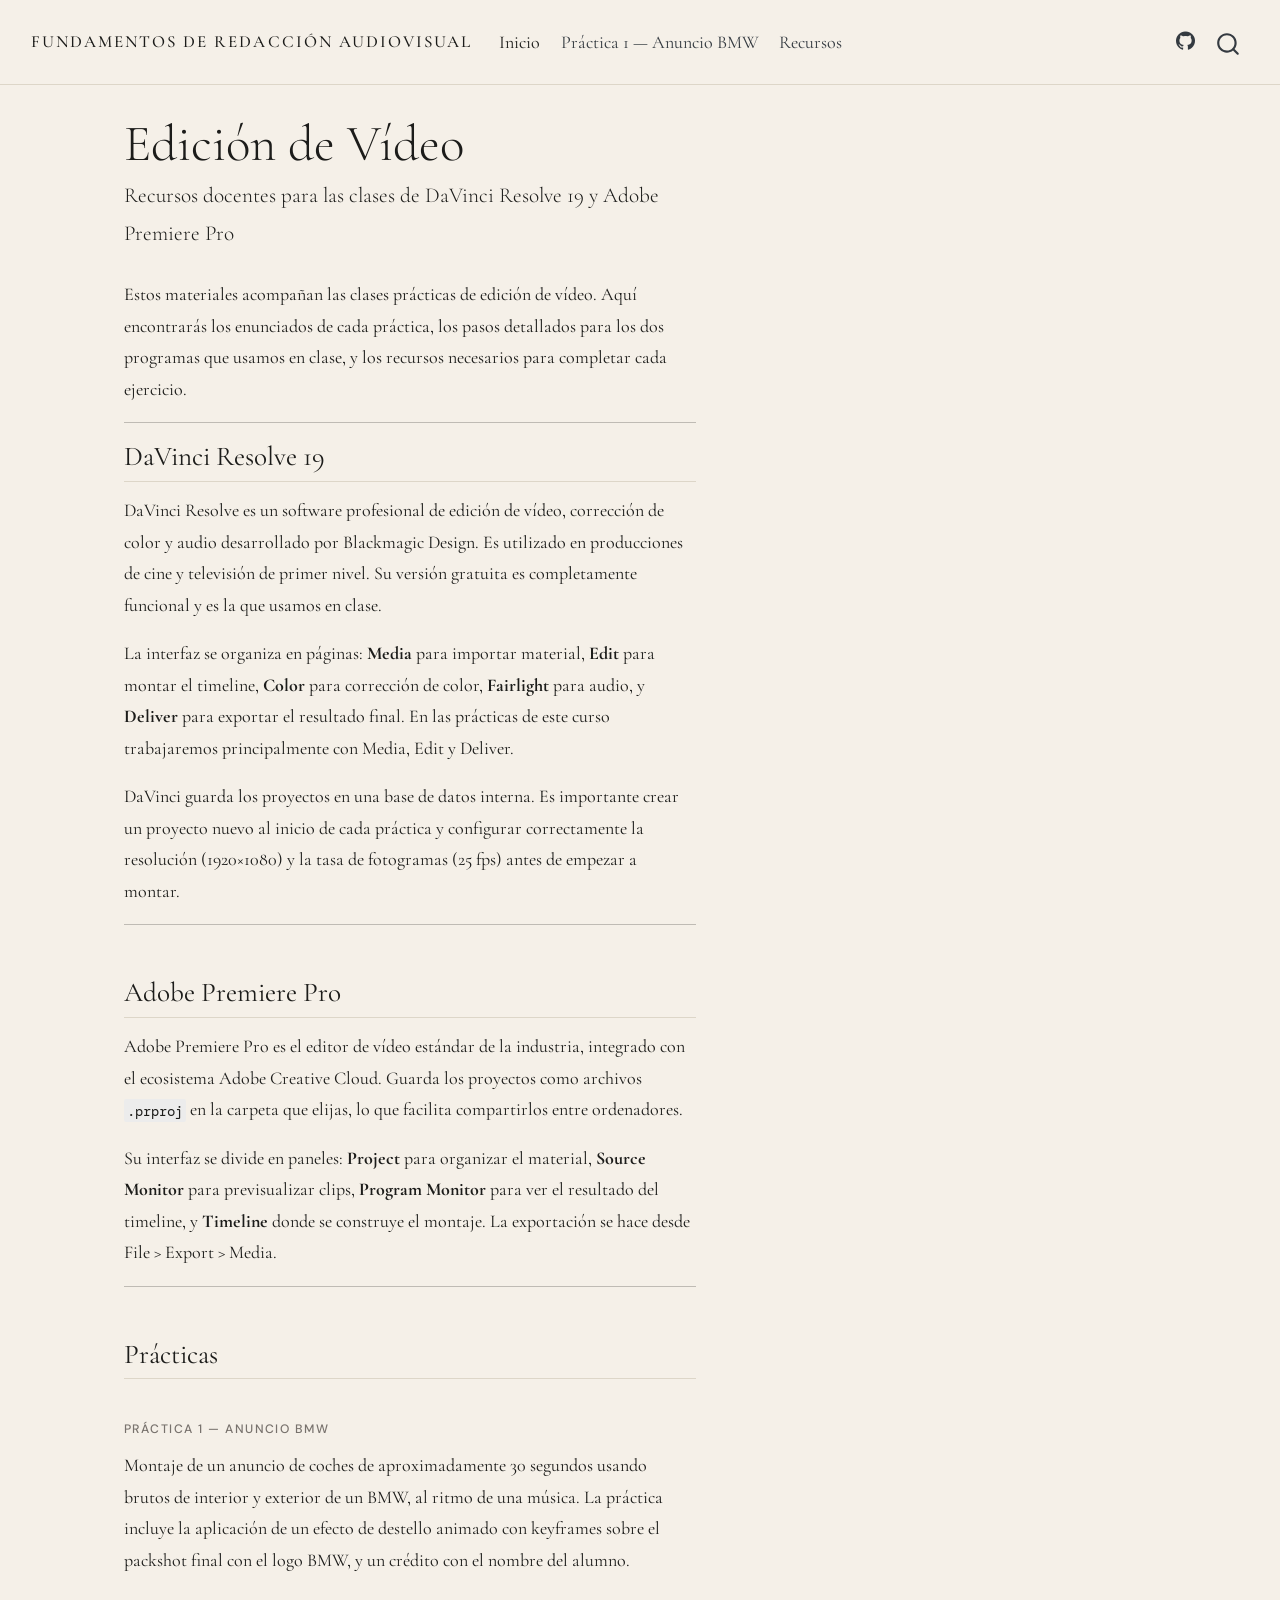
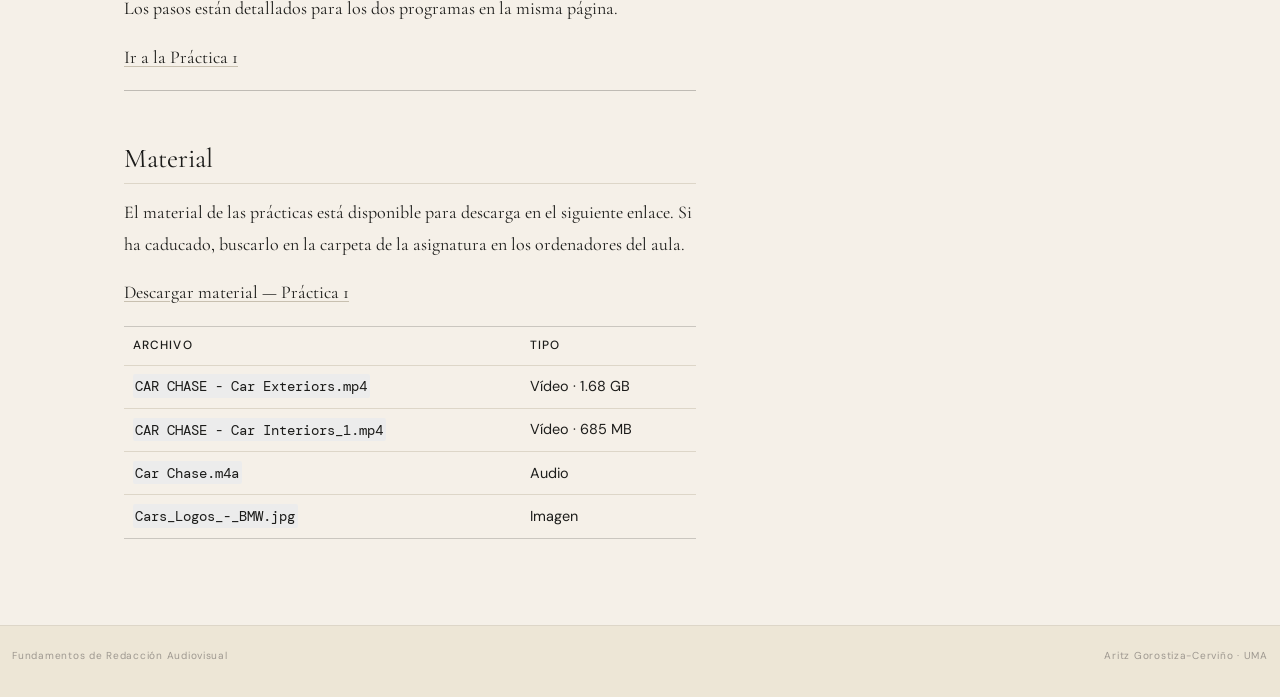
<file: index.html>
<!DOCTYPE html>
<html xmlns="http://www.w3.org/1999/xhtml" lang="en" xml:lang="en"><head>

<meta charset="utf-8">
<meta name="generator" content="quarto-1.9.37">

<meta name="viewport" content="width=device-width, initial-scale=1.0, user-scalable=yes">


<title>Edición de Vídeo – Fundamentos de Redacción Audiovisual</title>
<style>
/* Default styles provided by pandoc.
** See https://pandoc.org/MANUAL.html#variables-for-html for config info.
*/
code{white-space: pre-wrap;}
span.smallcaps{font-variant: small-caps;}
div.columns{display: flex; gap: min(4vw, 1.5em);}
div.column{flex: auto; overflow-x: auto;}
div.hanging-indent{margin-left: 1.5em; text-indent: -1.5em;}
ul.task-list{list-style: none;}
ul.task-list li input[type="checkbox"] {
  width: 0.8em;
  margin: 0 0.8em 0.2em -1em; /* quarto-specific, see https://github.com/quarto-dev/quarto-cli/issues/4556 */ 
  vertical-align: middle;
}
</style>


<script src="site_libs/quarto-nav/quarto-nav.js"></script>
<script src="site_libs/quarto-nav/headroom.min.js"></script>
<script src="site_libs/clipboard/clipboard.min.js"></script>
<script src="site_libs/quarto-search/autocomplete.umd.js"></script>
<script src="site_libs/quarto-search/fuse.min.js"></script>
<script src="site_libs/quarto-search/quarto-search.js"></script>
<meta name="quarto:offset" content="./">
<script src="site_libs/quarto-html/quarto.js" type="module"></script>
<script src="site_libs/quarto-html/tabsets/tabsets.js" type="module"></script>
<script src="site_libs/quarto-html/popper.min.js"></script>
<script src="site_libs/quarto-html/tippy.umd.min.js"></script>
<script src="site_libs/quarto-html/anchor.min.js"></script>
<link href="site_libs/quarto-html/tippy.css" rel="stylesheet">
<link href="site_libs/quarto-html/quarto-syntax-highlighting-d7ab10a1802dba64853d943fc2a53f11.css" rel="stylesheet" id="quarto-text-highlighting-styles">
<script src="site_libs/bootstrap/bootstrap.min.js"></script>
<link href="site_libs/bootstrap/bootstrap-icons.css" rel="stylesheet">
<link href="site_libs/bootstrap/bootstrap-1b5a659038f5883c3acaf75d03b4044a.min.css" rel="stylesheet" append-hash="true" id="quarto-bootstrap" data-mode="light">
<script id="quarto-search-options" type="application/json">{
  "location": "navbar",
  "copy-button": false,
  "collapse-after": 3,
  "panel-placement": "end",
  "type": "overlay",
  "limit": 50,
  "keyboard-shortcut": [
    "f",
    "/",
    "s"
  ],
  "show-item-context": false,
  "language": {
    "search-no-results-text": "No results",
    "search-matching-documents-text": "matching documents",
    "search-copy-link-title": "Copy link to search",
    "search-hide-matches-text": "Hide additional matches",
    "search-more-match-text": "more match in this document",
    "search-more-matches-text": "more matches in this document",
    "search-clear-button-title": "Clear",
    "search-text-placeholder": "",
    "search-detached-cancel-button-title": "Cancel",
    "search-submit-button-title": "Submit",
    "search-label": "Search"
  }
}</script>
<style>html{ scroll-behavior: smooth; }</style>


</head>

<body class="nav-fixed fullcontent quarto-light">

<div id="quarto-search-results"></div>
  <header id="quarto-header" class="headroom fixed-top">
    <nav class="navbar navbar-expand-lg " data-bs-theme="dark">
      <div class="navbar-container container-fluid">
      <div class="navbar-brand-container mx-auto">
    <a class="navbar-brand" href="./index.html">
    <span class="navbar-title">Fundamentos de Redacción Audiovisual</span>
    </a>
  </div>
            <div id="quarto-search" class="" title="Search"></div>
          <button class="navbar-toggler" type="button" data-bs-toggle="collapse" data-bs-target="#navbarCollapse" aria-controls="navbarCollapse" role="menu" aria-expanded="false" aria-label="Toggle navigation" onclick="if (window.quartoToggleHeadroom) { window.quartoToggleHeadroom(); }">
  <span class="navbar-toggler-icon"></span>
</button>
          <div class="collapse navbar-collapse" id="navbarCollapse">
            <ul class="navbar-nav navbar-nav-scroll me-auto">
  <li class="nav-item">
    <a class="nav-link active" href="./index.html" aria-current="page"> 
<span class="menu-text">Inicio</span></a>
  </li>  
  <li class="nav-item">
    <a class="nav-link" href="./davinci/practica1.html"> 
<span class="menu-text">Práctica 1 — Anuncio BMW</span></a>
  </li>  
  <li class="nav-item">
    <a class="nav-link" href="./recursos.html"> 
<span class="menu-text">Recursos</span></a>
  </li>  
</ul>
            <ul class="navbar-nav navbar-nav-scroll ms-auto">
  <li class="nav-item compact">
    <a class="nav-link" href="https://github.com/AritzUMA/Fundamentos_Redaccion"> <i class="bi bi-github" role="img" aria-label="GitHub">
</i> 
<span class="menu-text"></span></a>
  </li>  
</ul>
          </div> <!-- /navcollapse -->
            <div class="quarto-navbar-tools">
</div>
      </div> <!-- /container-fluid -->
    </nav>
</header>
<!-- content -->
<div id="quarto-content" class="quarto-container page-columns page-rows-contents page-layout-article page-navbar">
<!-- sidebar -->
<!-- margin-sidebar -->
    
<!-- main -->
<main class="content" id="quarto-document-content">

<header id="title-block-header" class="quarto-title-block default">
<div class="quarto-title">
<h1 class="title">Edición de Vídeo</h1>
<p class="subtitle lead">Recursos docentes para las clases de DaVinci Resolve 19 y Adobe Premiere Pro</p>
</div>



<div class="quarto-title-meta">

    
  
    
  </div>
  


</header>


<p>Estos materiales acompañan las clases prácticas de edición de vídeo. Aquí encontrarás los enunciados de cada práctica, los pasos detallados para los dos programas que usamos en clase, y los recursos necesarios para completar cada ejercicio.</p>
<hr>
<section id="davinci-resolve-19" class="level2">
<h2 class="anchored" data-anchor-id="davinci-resolve-19">DaVinci Resolve 19</h2>
<p>DaVinci Resolve es un software profesional de edición de vídeo, corrección de color y audio desarrollado por Blackmagic Design. Es utilizado en producciones de cine y televisión de primer nivel. Su versión gratuita es completamente funcional y es la que usamos en clase.</p>
<p>La interfaz se organiza en páginas: <strong>Media</strong> para importar material, <strong>Edit</strong> para montar el timeline, <strong>Color</strong> para corrección de color, <strong>Fairlight</strong> para audio, y <strong>Deliver</strong> para exportar el resultado final. En las prácticas de este curso trabajaremos principalmente con Media, Edit y Deliver.</p>
<p>DaVinci guarda los proyectos en una base de datos interna. Es importante crear un proyecto nuevo al inicio de cada práctica y configurar correctamente la resolución (1920×1080) y la tasa de fotogramas (25 fps) antes de empezar a montar.</p>
<hr>
</section>
<section id="adobe-premiere-pro" class="level2">
<h2 class="anchored" data-anchor-id="adobe-premiere-pro">Adobe Premiere Pro</h2>
<p>Adobe Premiere Pro es el editor de vídeo estándar de la industria, integrado con el ecosistema Adobe Creative Cloud. Guarda los proyectos como archivos <code>.prproj</code> en la carpeta que elijas, lo que facilita compartirlos entre ordenadores.</p>
<p>Su interfaz se divide en paneles: <strong>Project</strong> para organizar el material, <strong>Source Monitor</strong> para previsualizar clips, <strong>Program Monitor</strong> para ver el resultado del timeline, y <strong>Timeline</strong> donde se construye el montaje. La exportación se hace desde File &gt; Export &gt; Media.</p>
<hr>
</section>
<section id="prácticas" class="level2">
<h2 class="anchored" data-anchor-id="prácticas">Prácticas</h2>
<section id="práctica-1-anuncio-bmw" class="level3">
<h3 class="anchored" data-anchor-id="práctica-1-anuncio-bmw">Práctica 1 — Anuncio BMW</h3>
<p>Montaje de un anuncio de coches de aproximadamente 30 segundos usando brutos de interior y exterior de un BMW, al ritmo de una música. La práctica incluye la aplicación de un efecto de destello animado con keyframes sobre el packshot final con el logo BMW, y un crédito con el nombre del alumno.</p>
<p>Los pasos están detallados para los dos programas en la misma página.</p>
<p><a href="./davinci/practica1.html">Ir a la Práctica 1</a></p>
<hr>
</section>
</section>
<section id="material" class="level2">
<h2 class="anchored" data-anchor-id="material">Material</h2>
<p>El material de las prácticas está disponible para descarga en el siguiente enlace. Si ha caducado, buscarlo en la carpeta de la asignatura en los ordenadores del aula.</p>
<p><a href="https://www.swisstransfer.com/d/77e79fc6-8a7e-4c26-9a87-fc22660bef71">Descargar material — Práctica 1</a></p>
<table class="caption-top table">
<thead>
<tr class="header">
<th>Archivo</th>
<th>Tipo</th>
</tr>
</thead>
<tbody>
<tr class="odd">
<td><code>CAR CHASE - Car Exteriors.mp4</code></td>
<td>Vídeo · 1.68 GB</td>
</tr>
<tr class="even">
<td><code>CAR CHASE - Car Interiors_1.mp4</code></td>
<td>Vídeo · 685 MB</td>
</tr>
<tr class="odd">
<td><code>Car Chase.m4a</code></td>
<td>Audio</td>
</tr>
<tr class="even">
<td><code>Cars_Logos_-_BMW.jpg</code></td>
<td>Imagen</td>
</tr>
</tbody>
</table>


</section>

</main> <!-- /main -->
<script id="quarto-html-after-body" type="application/javascript">
  window.document.addEventListener("DOMContentLoaded", function (event) {
    const icon = "";
    const anchorJS = new window.AnchorJS();
    anchorJS.options = {
      placement: 'right',
      icon: icon
    };
    anchorJS.add('.anchored');
    const isCodeAnnotation = (el) => {
      for (const clz of el.classList) {
        if (clz.startsWith('code-annotation-')) {                     
          return true;
        }
      }
      return false;
    }
    const onCopySuccess = function(e) {
      // button target
      const button = e.trigger;
      // don't keep focus
      button.blur();
      // flash "checked"
      button.classList.add('code-copy-button-checked');
      var currentTitle = button.getAttribute("title");
      button.setAttribute("title", "Copied!");
      let tooltip;
      if (window.bootstrap) {
        button.setAttribute("data-bs-toggle", "tooltip");
        button.setAttribute("data-bs-placement", "left");
        button.setAttribute("data-bs-title", "Copied!");
        tooltip = new bootstrap.Tooltip(button, 
          { trigger: "manual", 
            customClass: "code-copy-button-tooltip",
            offset: [0, -8]});
        tooltip.show();    
      }
      setTimeout(function() {
        if (tooltip) {
          tooltip.hide();
          button.removeAttribute("data-bs-title");
          button.removeAttribute("data-bs-toggle");
          button.removeAttribute("data-bs-placement");
        }
        button.setAttribute("title", currentTitle);
        button.classList.remove('code-copy-button-checked');
      }, 1000);
      // clear code selection
      e.clearSelection();
    }
    const getTextToCopy = function(trigger) {
      const outerScaffold = trigger.parentElement.cloneNode(true);
      const codeEl = outerScaffold.querySelector('code');
      for (const childEl of codeEl.children) {
        if (isCodeAnnotation(childEl)) {
          childEl.remove();
        }
      }
      return codeEl.innerText;
    }
    const clipboard = new window.ClipboardJS('.code-copy-button:not([data-in-quarto-modal])', {
      text: getTextToCopy
    });
    clipboard.on('success', onCopySuccess);
    if (window.document.getElementById('quarto-embedded-source-code-modal')) {
      const clipboardModal = new window.ClipboardJS('.code-copy-button[data-in-quarto-modal]', {
        text: getTextToCopy,
        container: window.document.getElementById('quarto-embedded-source-code-modal')
      });
      clipboardModal.on('success', onCopySuccess);
    }
      var localhostRegex = new RegExp(/^(?:http|https):\/\/localhost\:?[0-9]*\//);
      var mailtoRegex = new RegExp(/^mailto:/);
        var filterRegex = new RegExp("https:\/\/AritzUMA\.github\.io\/Fundamentos_Redaccion\/");
      var isInternal = (href) => {
          return filterRegex.test(href) || localhostRegex.test(href) || mailtoRegex.test(href);
      }
      // Inspect non-navigation links and adorn them if external
     var links = window.document.querySelectorAll('a[href]:not(.nav-link):not(.navbar-brand):not(.toc-action):not(.sidebar-link):not(.sidebar-item-toggle):not(.pagination-link):not(.no-external):not([aria-hidden]):not(.dropdown-item):not(.quarto-navigation-tool):not(.about-link)');
      for (var i=0; i<links.length; i++) {
        const link = links[i];
        if (!isInternal(link.href)) {
          // undo the damage that might have been done by quarto-nav.js in the case of
          // links that we want to consider external
          if (link.dataset.originalHref !== undefined) {
            link.href = link.dataset.originalHref;
          }
            // target, if specified
            link.setAttribute("target", "_blank");
            if (link.getAttribute("rel") === null) {
              link.setAttribute("rel", "noopener");
            }
        }
      }
    function tippyHover(el, contentFn, onTriggerFn, onUntriggerFn) {
      const config = {
        allowHTML: true,
        maxWidth: 500,
        delay: 100,
        arrow: false,
        appendTo: function(el) {
            return el.parentElement;
        },
        interactive: true,
        interactiveBorder: 10,
        theme: 'quarto',
        placement: 'bottom-start',
      };
      if (contentFn) {
        config.content = contentFn;
      }
      if (onTriggerFn) {
        config.onTrigger = onTriggerFn;
      }
      if (onUntriggerFn) {
        config.onUntrigger = onUntriggerFn;
      }
      window.tippy(el, config); 
    }
    const noterefs = window.document.querySelectorAll('a[role="doc-noteref"]');
    for (var i=0; i<noterefs.length; i++) {
      const ref = noterefs[i];
      tippyHover(ref, function() {
        // use id or data attribute instead here
        let href = ref.getAttribute('data-footnote-href') || ref.getAttribute('href');
        try { href = new URL(href).hash; } catch {}
        const id = href.replace(/^#\/?/, "");
        const note = window.document.getElementById(id);
        if (note) {
          return note.innerHTML;
        } else {
          return "";
        }
      });
    }
    const xrefs = window.document.querySelectorAll('a.quarto-xref');
    const processXRef = (id, note) => {
      // Strip column container classes
      const stripColumnClz = (el) => {
        el.classList.remove("page-full", "page-columns");
        if (el.children) {
          for (const child of el.children) {
            stripColumnClz(child);
          }
        }
      }
      stripColumnClz(note)
      if (id === null || id.startsWith('sec-')) {
        // Special case sections, only their first couple elements
        const container = document.createElement("div");
        if (note.children && note.children.length > 2) {
          container.appendChild(note.children[0].cloneNode(true));
          for (let i = 1; i < note.children.length; i++) {
            const child = note.children[i];
            if (child.tagName === "P" && child.innerText === "") {
              continue;
            } else {
              container.appendChild(child.cloneNode(true));
              break;
            }
          }
          if (window.Quarto?.typesetMath) {
            window.Quarto.typesetMath(container);
          }
          return container.innerHTML
        } else {
          if (window.Quarto?.typesetMath) {
            window.Quarto.typesetMath(note);
          }
          return note.innerHTML;
        }
      } else {
        // Remove any anchor links if they are present
        const anchorLink = note.querySelector('a.anchorjs-link');
        if (anchorLink) {
          anchorLink.remove();
        }
        if (window.Quarto?.typesetMath) {
          window.Quarto.typesetMath(note);
        }
        if (note.classList.contains("callout")) {
          return note.outerHTML;
        } else {
          return note.innerHTML;
        }
      }
    }
    for (var i=0; i<xrefs.length; i++) {
      const xref = xrefs[i];
      tippyHover(xref, undefined, function(instance) {
        instance.disable();
        let url = xref.getAttribute('href');
        let hash = undefined; 
        if (url.startsWith('#')) {
          hash = url;
        } else {
          try { hash = new URL(url).hash; } catch {}
        }
        if (hash) {
          const id = hash.replace(/^#\/?/, "");
          const note = window.document.getElementById(id);
          if (note !== null) {
            try {
              const html = processXRef(id, note.cloneNode(true));
              instance.setContent(html);
            } finally {
              instance.enable();
              instance.show();
            }
          } else {
            // See if we can fetch this
            fetch(url.split('#')[0])
            .then(res => res.text())
            .then(html => {
              const parser = new DOMParser();
              const htmlDoc = parser.parseFromString(html, "text/html");
              const note = htmlDoc.getElementById(id);
              if (note !== null) {
                const html = processXRef(id, note);
                instance.setContent(html);
              } 
            }).finally(() => {
              instance.enable();
              instance.show();
            });
          }
        } else {
          // See if we can fetch a full url (with no hash to target)
          // This is a special case and we should probably do some content thinning / targeting
          fetch(url)
          .then(res => res.text())
          .then(html => {
            const parser = new DOMParser();
            const htmlDoc = parser.parseFromString(html, "text/html");
            const note = htmlDoc.querySelector('main.content');
            if (note !== null) {
              // This should only happen for chapter cross references
              // (since there is no id in the URL)
              // remove the first header
              if (note.children.length > 0 && note.children[0].tagName === "HEADER") {
                note.children[0].remove();
              }
              const html = processXRef(null, note);
              instance.setContent(html);
            } 
          }).finally(() => {
            instance.enable();
            instance.show();
          });
        }
      }, function(instance) {
      });
    }
        let selectedAnnoteEl;
        const selectorForAnnotation = ( cell, annotation) => {
          let cellAttr = 'data-code-cell="' + cell + '"';
          let lineAttr = 'data-code-annotation="' +  annotation + '"';
          const selector = 'span[' + cellAttr + '][' + lineAttr + ']';
          return selector;
        }
        const selectCodeLines = (annoteEl) => {
          const doc = window.document;
          const targetCell = annoteEl.getAttribute("data-target-cell");
          const targetAnnotation = annoteEl.getAttribute("data-target-annotation");
          const annoteSpan = window.document.querySelector(selectorForAnnotation(targetCell, targetAnnotation));
          const lines = annoteSpan.getAttribute("data-code-lines").split(",");
          const lineIds = lines.map((line) => {
            return targetCell + "-" + line;
          })
          let top = null;
          let height = null;
          let parent = null;
          if (lineIds.length > 0) {
              //compute the position of the single el (top and bottom and make a div)
              const el = window.document.getElementById(lineIds[0]);
              top = el.offsetTop;
              height = el.offsetHeight;
              parent = el.parentElement.parentElement;
            if (lineIds.length > 1) {
              const lastEl = window.document.getElementById(lineIds[lineIds.length - 1]);
              const bottom = lastEl.offsetTop + lastEl.offsetHeight;
              height = bottom - top;
            }
            if (top !== null && height !== null && parent !== null) {
              // cook up a div (if necessary) and position it 
              let div = window.document.getElementById("code-annotation-line-highlight");
              if (div === null) {
                div = window.document.createElement("div");
                div.setAttribute("id", "code-annotation-line-highlight");
                div.style.position = 'absolute';
                parent.appendChild(div);
              }
              div.style.top = top - 2 + "px";
              div.style.height = height + 4 + "px";
              div.style.left = 0;
              let gutterDiv = window.document.getElementById("code-annotation-line-highlight-gutter");
              if (gutterDiv === null) {
                gutterDiv = window.document.createElement("div");
                gutterDiv.setAttribute("id", "code-annotation-line-highlight-gutter");
                gutterDiv.style.position = 'absolute';
                const codeCell = window.document.getElementById(targetCell);
                const gutter = codeCell.querySelector('.code-annotation-gutter');
                gutter.appendChild(gutterDiv);
              }
              gutterDiv.style.top = top - 2 + "px";
              gutterDiv.style.height = height + 4 + "px";
            }
            selectedAnnoteEl = annoteEl;
          }
        };
        const unselectCodeLines = () => {
          const elementsIds = ["code-annotation-line-highlight", "code-annotation-line-highlight-gutter"];
          elementsIds.forEach((elId) => {
            const div = window.document.getElementById(elId);
            if (div) {
              div.remove();
            }
          });
          selectedAnnoteEl = undefined;
        };
          // Handle positioning of the toggle
      window.addEventListener(
        "resize",
        throttle(() => {
          elRect = undefined;
          if (selectedAnnoteEl) {
            selectCodeLines(selectedAnnoteEl);
          }
        }, 10)
      );
      function throttle(fn, ms) {
      let throttle = false;
      let timer;
        return (...args) => {
          if(!throttle) { // first call gets through
              fn.apply(this, args);
              throttle = true;
          } else { // all the others get throttled
              if(timer) clearTimeout(timer); // cancel #2
              timer = setTimeout(() => {
                fn.apply(this, args);
                timer = throttle = false;
              }, ms);
          }
        };
      }
        // Attach click handler to the DT
        const annoteDls = window.document.querySelectorAll('dt[data-target-cell]');
        for (const annoteDlNode of annoteDls) {
          annoteDlNode.addEventListener('click', (event) => {
            const clickedEl = event.target;
            if (clickedEl !== selectedAnnoteEl) {
              unselectCodeLines();
              const activeEl = window.document.querySelector('dt[data-target-cell].code-annotation-active');
              if (activeEl) {
                activeEl.classList.remove('code-annotation-active');
              }
              selectCodeLines(clickedEl);
              clickedEl.classList.add('code-annotation-active');
            } else {
              // Unselect the line
              unselectCodeLines();
              clickedEl.classList.remove('code-annotation-active');
            }
          });
        }
    const findCites = (el) => {
      const parentEl = el.parentElement;
      if (parentEl) {
        const cites = parentEl.dataset.cites;
        if (cites) {
          return {
            el,
            cites: cites.split(' ')
          };
        } else {
          return findCites(el.parentElement)
        }
      } else {
        return undefined;
      }
    };
    var bibliorefs = window.document.querySelectorAll('a[role="doc-biblioref"]');
    for (var i=0; i<bibliorefs.length; i++) {
      const ref = bibliorefs[i];
      const citeInfo = findCites(ref);
      if (citeInfo) {
        tippyHover(citeInfo.el, function() {
          var popup = window.document.createElement('div');
          citeInfo.cites.forEach(function(cite) {
            var citeDiv = window.document.createElement('div');
            citeDiv.classList.add('hanging-indent');
            citeDiv.classList.add('csl-entry');
            var biblioDiv = window.document.getElementById('ref-' + cite);
            if (biblioDiv) {
              citeDiv.innerHTML = biblioDiv.innerHTML;
            }
            popup.appendChild(citeDiv);
          });
          return popup.innerHTML;
        });
      }
    }
  });
  </script>
</div> <!-- /content -->
<footer class="footer">
  <div class="nav-footer">
    <div class="nav-footer-left">
<p>Fundamentos de Redacción Audiovisual</p>
</div>   
    <div class="nav-footer-center">
      &nbsp;
    </div>
    <div class="nav-footer-right">
<p>Aritz Gorostiza-Cerviño · UMA</p>
</div>
  </div>
</footer>




<script src="site_libs/quarto-html/zenscroll-min.js"></script>
</body></html>
</file>
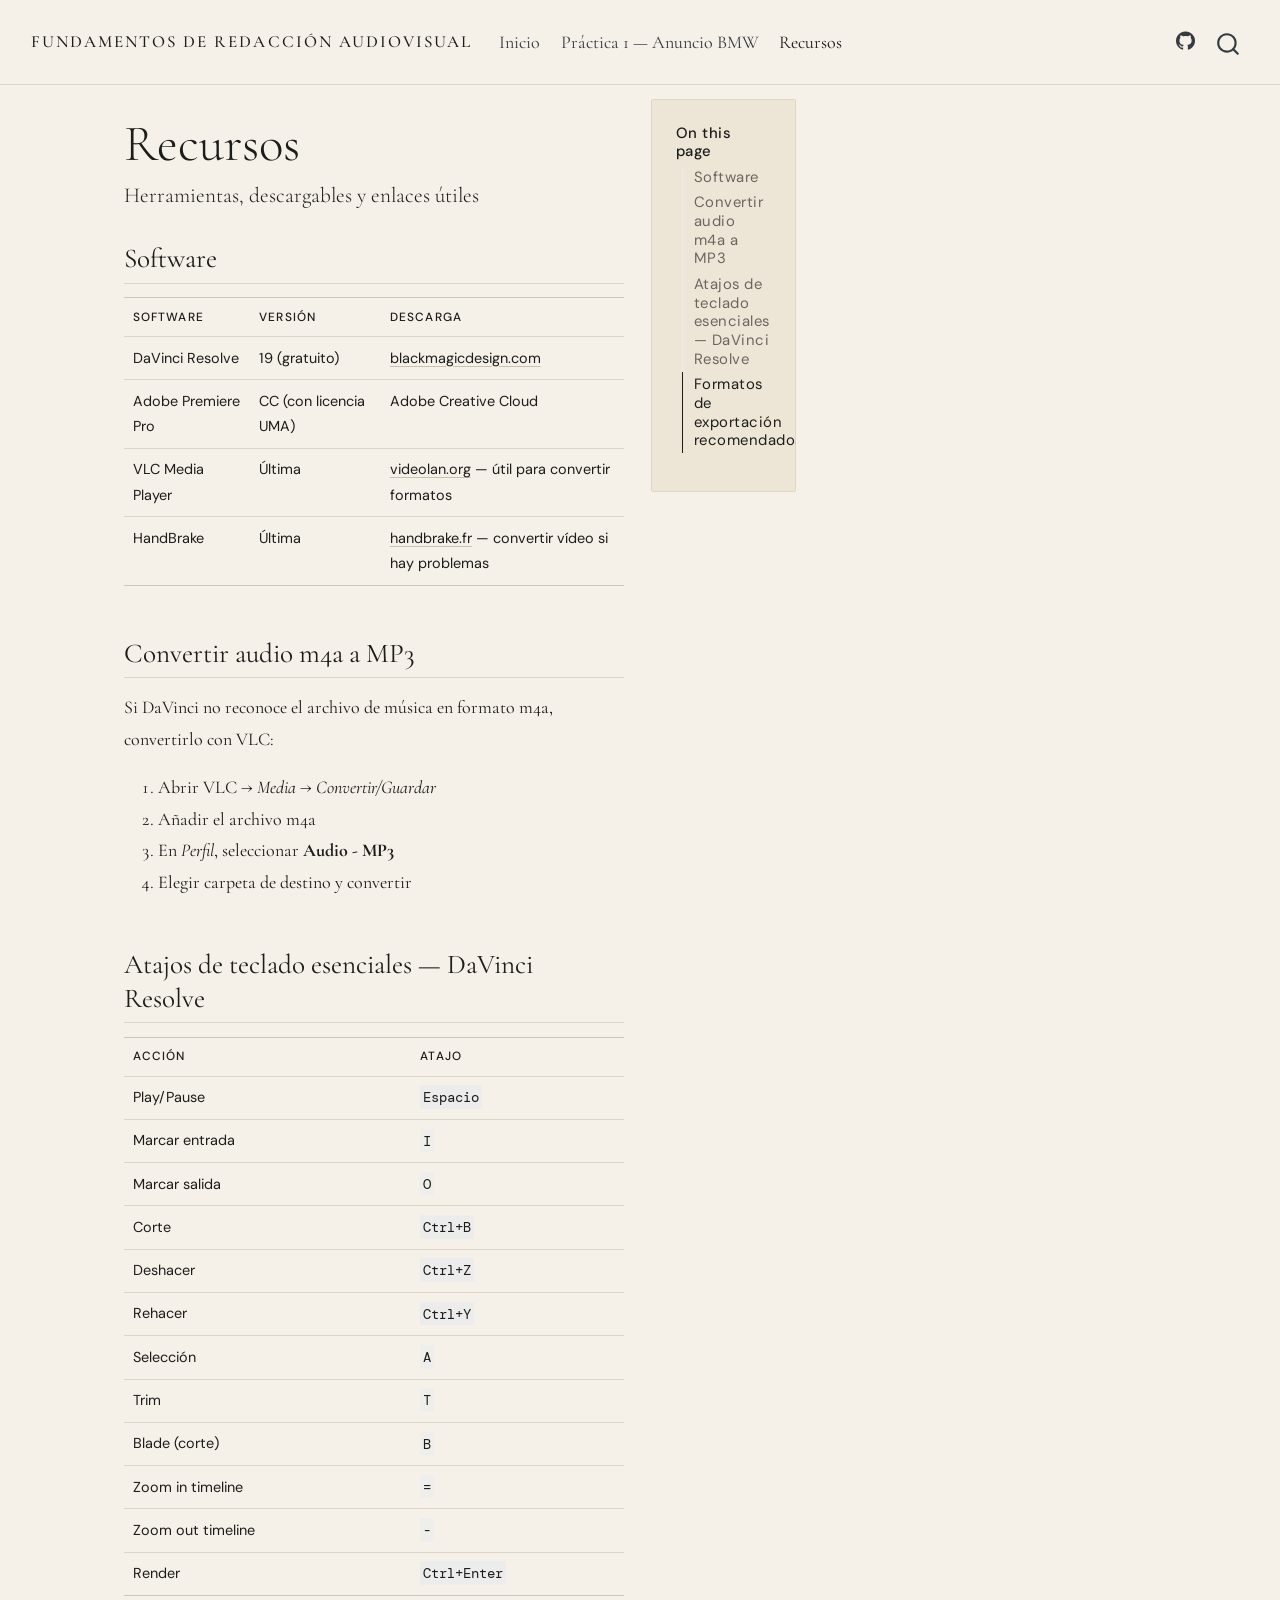
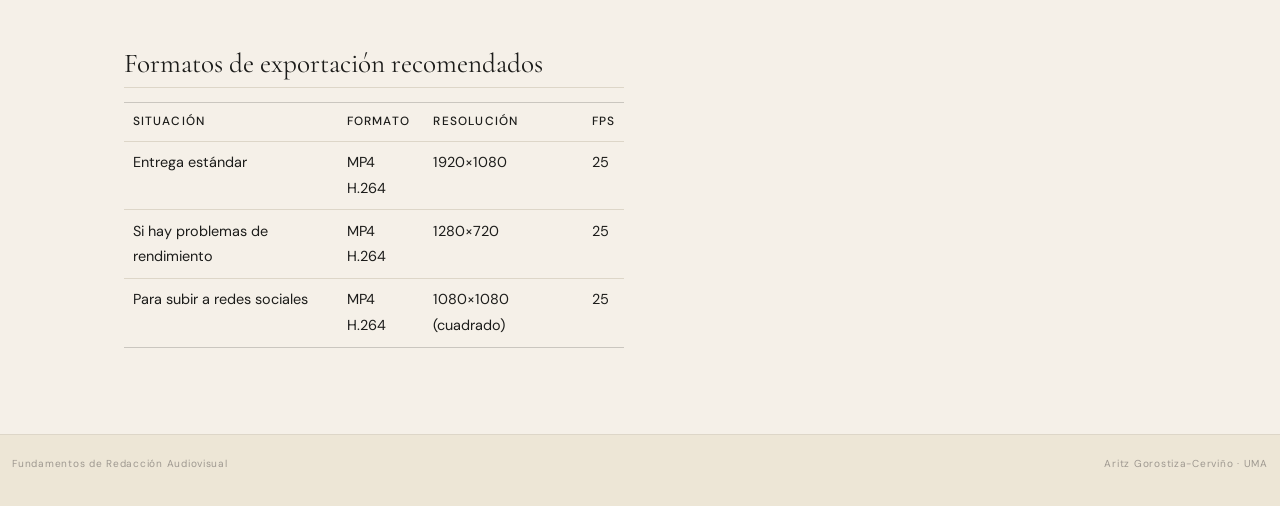
<file: recursos.html>
<!DOCTYPE html>
<html xmlns="http://www.w3.org/1999/xhtml" lang="en" xml:lang="en"><head>

<meta charset="utf-8">
<meta name="generator" content="quarto-1.9.37">

<meta name="viewport" content="width=device-width, initial-scale=1.0, user-scalable=yes">


<title>Recursos – Fundamentos de Redacción Audiovisual</title>
<style>
/* Default styles provided by pandoc.
** See https://pandoc.org/MANUAL.html#variables-for-html for config info.
*/
code{white-space: pre-wrap;}
span.smallcaps{font-variant: small-caps;}
div.columns{display: flex; gap: min(4vw, 1.5em);}
div.column{flex: auto; overflow-x: auto;}
div.hanging-indent{margin-left: 1.5em; text-indent: -1.5em;}
ul.task-list{list-style: none;}
ul.task-list li input[type="checkbox"] {
  width: 0.8em;
  margin: 0 0.8em 0.2em -1em; /* quarto-specific, see https://github.com/quarto-dev/quarto-cli/issues/4556 */ 
  vertical-align: middle;
}
</style>


<script src="site_libs/quarto-nav/quarto-nav.js"></script>
<script src="site_libs/quarto-nav/headroom.min.js"></script>
<script src="site_libs/clipboard/clipboard.min.js"></script>
<script src="site_libs/quarto-search/autocomplete.umd.js"></script>
<script src="site_libs/quarto-search/fuse.min.js"></script>
<script src="site_libs/quarto-search/quarto-search.js"></script>
<meta name="quarto:offset" content="./">
<script src="site_libs/quarto-html/quarto.js" type="module"></script>
<script src="site_libs/quarto-html/tabsets/tabsets.js" type="module"></script>
<script src="site_libs/quarto-html/popper.min.js"></script>
<script src="site_libs/quarto-html/tippy.umd.min.js"></script>
<script src="site_libs/quarto-html/anchor.min.js"></script>
<link href="site_libs/quarto-html/tippy.css" rel="stylesheet">
<link href="site_libs/quarto-html/quarto-syntax-highlighting-d7ab10a1802dba64853d943fc2a53f11.css" rel="stylesheet" id="quarto-text-highlighting-styles">
<script src="site_libs/bootstrap/bootstrap.min.js"></script>
<link href="site_libs/bootstrap/bootstrap-icons.css" rel="stylesheet">
<link href="site_libs/bootstrap/bootstrap-1b5a659038f5883c3acaf75d03b4044a.min.css" rel="stylesheet" append-hash="true" id="quarto-bootstrap" data-mode="light">
<script id="quarto-search-options" type="application/json">{
  "location": "navbar",
  "copy-button": false,
  "collapse-after": 3,
  "panel-placement": "end",
  "type": "overlay",
  "limit": 50,
  "keyboard-shortcut": [
    "f",
    "/",
    "s"
  ],
  "show-item-context": false,
  "language": {
    "search-no-results-text": "No results",
    "search-matching-documents-text": "matching documents",
    "search-copy-link-title": "Copy link to search",
    "search-hide-matches-text": "Hide additional matches",
    "search-more-match-text": "more match in this document",
    "search-more-matches-text": "more matches in this document",
    "search-clear-button-title": "Clear",
    "search-text-placeholder": "",
    "search-detached-cancel-button-title": "Cancel",
    "search-submit-button-title": "Submit",
    "search-label": "Search"
  }
}</script>
<style>html{ scroll-behavior: smooth; }</style>


</head>

<body class="nav-fixed quarto-light">

<div id="quarto-search-results"></div>
  <header id="quarto-header" class="headroom fixed-top">
    <nav class="navbar navbar-expand-lg " data-bs-theme="dark">
      <div class="navbar-container container-fluid">
      <div class="navbar-brand-container mx-auto">
    <a class="navbar-brand" href="./index.html">
    <span class="navbar-title">Fundamentos de Redacción Audiovisual</span>
    </a>
  </div>
            <div id="quarto-search" class="" title="Search"></div>
          <button class="navbar-toggler" type="button" data-bs-toggle="collapse" data-bs-target="#navbarCollapse" aria-controls="navbarCollapse" role="menu" aria-expanded="false" aria-label="Toggle navigation" onclick="if (window.quartoToggleHeadroom) { window.quartoToggleHeadroom(); }">
  <span class="navbar-toggler-icon"></span>
</button>
          <div class="collapse navbar-collapse" id="navbarCollapse">
            <ul class="navbar-nav navbar-nav-scroll me-auto">
  <li class="nav-item">
    <a class="nav-link" href="./index.html"> 
<span class="menu-text">Inicio</span></a>
  </li>  
  <li class="nav-item">
    <a class="nav-link" href="./davinci/practica1.html"> 
<span class="menu-text">Práctica 1 — Anuncio BMW</span></a>
  </li>  
  <li class="nav-item">
    <a class="nav-link active" href="./recursos.html" aria-current="page"> 
<span class="menu-text">Recursos</span></a>
  </li>  
</ul>
            <ul class="navbar-nav navbar-nav-scroll ms-auto">
  <li class="nav-item compact">
    <a class="nav-link" href="https://github.com/AritzUMA/Fundamentos_Redaccion"> <i class="bi bi-github" role="img" aria-label="GitHub">
</i> 
<span class="menu-text"></span></a>
  </li>  
</ul>
          </div> <!-- /navcollapse -->
            <div class="quarto-navbar-tools">
</div>
      </div> <!-- /container-fluid -->
    </nav>
</header>
<!-- content -->
<div id="quarto-content" class="quarto-container page-columns page-rows-contents page-layout-article page-navbar">
<!-- sidebar -->
<!-- margin-sidebar -->
    <div id="quarto-margin-sidebar" class="sidebar margin-sidebar">
        <nav id="TOC" role="doc-toc" class="toc-active">
    <h2 id="toc-title">On this page</h2>
   
  <ul>
  <li><a href="#software" id="toc-software" class="nav-link active" data-scroll-target="#software">Software</a></li>
  <li><a href="#convertir-audio-m4a-a-mp3" id="toc-convertir-audio-m4a-a-mp3" class="nav-link" data-scroll-target="#convertir-audio-m4a-a-mp3">Convertir audio m4a a MP3</a></li>
  <li><a href="#atajos-de-teclado-esenciales-davinci-resolve" id="toc-atajos-de-teclado-esenciales-davinci-resolve" class="nav-link" data-scroll-target="#atajos-de-teclado-esenciales-davinci-resolve">Atajos de teclado esenciales — DaVinci Resolve</a></li>
  <li><a href="#formatos-de-exportación-recomendados" id="toc-formatos-de-exportación-recomendados" class="nav-link" data-scroll-target="#formatos-de-exportación-recomendados">Formatos de exportación recomendados</a></li>
  </ul>
</nav>
    </div>
<!-- main -->
<main class="content" id="quarto-document-content">

<header id="title-block-header" class="quarto-title-block default">
<div class="quarto-title">
<h1 class="title">Recursos</h1>
<p class="subtitle lead">Herramientas, descargables y enlaces útiles</p>
</div>



<div class="quarto-title-meta">

    
  
    
  </div>
  


</header>


<section id="software" class="level2">
<h2 class="anchored" data-anchor-id="software">Software</h2>
<table class="caption-top table">
<thead>
<tr class="header">
<th>Software</th>
<th>Versión</th>
<th>Descarga</th>
</tr>
</thead>
<tbody>
<tr class="odd">
<td>DaVinci Resolve</td>
<td>19 (gratuito)</td>
<td><a href="https://www.blackmagicdesign.com/products/davinciresolve">blackmagicdesign.com</a></td>
</tr>
<tr class="even">
<td>Adobe Premiere Pro</td>
<td>CC (con licencia UMA)</td>
<td>Adobe Creative Cloud</td>
</tr>
<tr class="odd">
<td>VLC Media Player</td>
<td>Última</td>
<td><a href="https://www.videolan.org">videolan.org</a> — útil para convertir formatos</td>
</tr>
<tr class="even">
<td>HandBrake</td>
<td>Última</td>
<td><a href="https://handbrake.fr">handbrake.fr</a> — convertir vídeo si hay problemas</td>
</tr>
</tbody>
</table>
</section>
<section id="convertir-audio-m4a-a-mp3" class="level2">
<h2 class="anchored" data-anchor-id="convertir-audio-m4a-a-mp3">Convertir audio m4a a MP3</h2>
<p>Si DaVinci no reconoce el archivo de música en formato m4a, convertirlo con VLC:</p>
<ol type="1">
<li>Abrir VLC → <em>Media → Convertir/Guardar</em></li>
<li>Añadir el archivo m4a</li>
<li>En <em>Perfil</em>, seleccionar <strong>Audio - MP3</strong></li>
<li>Elegir carpeta de destino y convertir</li>
</ol>
</section>
<section id="atajos-de-teclado-esenciales-davinci-resolve" class="level2">
<h2 class="anchored" data-anchor-id="atajos-de-teclado-esenciales-davinci-resolve">Atajos de teclado esenciales — DaVinci Resolve</h2>
<table class="caption-top table">
<thead>
<tr class="header">
<th>Acción</th>
<th>Atajo</th>
</tr>
</thead>
<tbody>
<tr class="odd">
<td>Play/Pause</td>
<td><code>Espacio</code></td>
</tr>
<tr class="even">
<td>Marcar entrada</td>
<td><code>I</code></td>
</tr>
<tr class="odd">
<td>Marcar salida</td>
<td><code>O</code></td>
</tr>
<tr class="even">
<td>Corte</td>
<td><code>Ctrl+B</code></td>
</tr>
<tr class="odd">
<td>Deshacer</td>
<td><code>Ctrl+Z</code></td>
</tr>
<tr class="even">
<td>Rehacer</td>
<td><code>Ctrl+Y</code></td>
</tr>
<tr class="odd">
<td>Selección</td>
<td><code>A</code></td>
</tr>
<tr class="even">
<td>Trim</td>
<td><code>T</code></td>
</tr>
<tr class="odd">
<td>Blade (corte)</td>
<td><code>B</code></td>
</tr>
<tr class="even">
<td>Zoom in timeline</td>
<td><code>=</code></td>
</tr>
<tr class="odd">
<td>Zoom out timeline</td>
<td><code>-</code></td>
</tr>
<tr class="even">
<td>Render</td>
<td><code>Ctrl+Enter</code></td>
</tr>
</tbody>
</table>
</section>
<section id="formatos-de-exportación-recomendados" class="level2">
<h2 class="anchored" data-anchor-id="formatos-de-exportación-recomendados">Formatos de exportación recomendados</h2>
<table class="caption-top table">
<thead>
<tr class="header">
<th>Situación</th>
<th>Formato</th>
<th>Resolución</th>
<th>FPS</th>
</tr>
</thead>
<tbody>
<tr class="odd">
<td>Entrega estándar</td>
<td>MP4 H.264</td>
<td>1920×1080</td>
<td>25</td>
</tr>
<tr class="even">
<td>Si hay problemas de rendimiento</td>
<td>MP4 H.264</td>
<td>1280×720</td>
<td>25</td>
</tr>
<tr class="odd">
<td>Para subir a redes sociales</td>
<td>MP4 H.264</td>
<td>1080×1080 (cuadrado)</td>
<td>25</td>
</tr>
</tbody>
</table>


</section>

</main> <!-- /main -->
<script id="quarto-html-after-body" type="application/javascript">
  window.document.addEventListener("DOMContentLoaded", function (event) {
    const icon = "";
    const anchorJS = new window.AnchorJS();
    anchorJS.options = {
      placement: 'right',
      icon: icon
    };
    anchorJS.add('.anchored');
    const isCodeAnnotation = (el) => {
      for (const clz of el.classList) {
        if (clz.startsWith('code-annotation-')) {                     
          return true;
        }
      }
      return false;
    }
    const onCopySuccess = function(e) {
      // button target
      const button = e.trigger;
      // don't keep focus
      button.blur();
      // flash "checked"
      button.classList.add('code-copy-button-checked');
      var currentTitle = button.getAttribute("title");
      button.setAttribute("title", "Copied!");
      let tooltip;
      if (window.bootstrap) {
        button.setAttribute("data-bs-toggle", "tooltip");
        button.setAttribute("data-bs-placement", "left");
        button.setAttribute("data-bs-title", "Copied!");
        tooltip = new bootstrap.Tooltip(button, 
          { trigger: "manual", 
            customClass: "code-copy-button-tooltip",
            offset: [0, -8]});
        tooltip.show();    
      }
      setTimeout(function() {
        if (tooltip) {
          tooltip.hide();
          button.removeAttribute("data-bs-title");
          button.removeAttribute("data-bs-toggle");
          button.removeAttribute("data-bs-placement");
        }
        button.setAttribute("title", currentTitle);
        button.classList.remove('code-copy-button-checked');
      }, 1000);
      // clear code selection
      e.clearSelection();
    }
    const getTextToCopy = function(trigger) {
      const outerScaffold = trigger.parentElement.cloneNode(true);
      const codeEl = outerScaffold.querySelector('code');
      for (const childEl of codeEl.children) {
        if (isCodeAnnotation(childEl)) {
          childEl.remove();
        }
      }
      return codeEl.innerText;
    }
    const clipboard = new window.ClipboardJS('.code-copy-button:not([data-in-quarto-modal])', {
      text: getTextToCopy
    });
    clipboard.on('success', onCopySuccess);
    if (window.document.getElementById('quarto-embedded-source-code-modal')) {
      const clipboardModal = new window.ClipboardJS('.code-copy-button[data-in-quarto-modal]', {
        text: getTextToCopy,
        container: window.document.getElementById('quarto-embedded-source-code-modal')
      });
      clipboardModal.on('success', onCopySuccess);
    }
      var localhostRegex = new RegExp(/^(?:http|https):\/\/localhost\:?[0-9]*\//);
      var mailtoRegex = new RegExp(/^mailto:/);
        var filterRegex = new RegExp("https:\/\/AritzUMA\.github\.io\/Fundamentos_Redaccion\/");
      var isInternal = (href) => {
          return filterRegex.test(href) || localhostRegex.test(href) || mailtoRegex.test(href);
      }
      // Inspect non-navigation links and adorn them if external
     var links = window.document.querySelectorAll('a[href]:not(.nav-link):not(.navbar-brand):not(.toc-action):not(.sidebar-link):not(.sidebar-item-toggle):not(.pagination-link):not(.no-external):not([aria-hidden]):not(.dropdown-item):not(.quarto-navigation-tool):not(.about-link)');
      for (var i=0; i<links.length; i++) {
        const link = links[i];
        if (!isInternal(link.href)) {
          // undo the damage that might have been done by quarto-nav.js in the case of
          // links that we want to consider external
          if (link.dataset.originalHref !== undefined) {
            link.href = link.dataset.originalHref;
          }
            // target, if specified
            link.setAttribute("target", "_blank");
            if (link.getAttribute("rel") === null) {
              link.setAttribute("rel", "noopener");
            }
        }
      }
    function tippyHover(el, contentFn, onTriggerFn, onUntriggerFn) {
      const config = {
        allowHTML: true,
        maxWidth: 500,
        delay: 100,
        arrow: false,
        appendTo: function(el) {
            return el.parentElement;
        },
        interactive: true,
        interactiveBorder: 10,
        theme: 'quarto',
        placement: 'bottom-start',
      };
      if (contentFn) {
        config.content = contentFn;
      }
      if (onTriggerFn) {
        config.onTrigger = onTriggerFn;
      }
      if (onUntriggerFn) {
        config.onUntrigger = onUntriggerFn;
      }
      window.tippy(el, config); 
    }
    const noterefs = window.document.querySelectorAll('a[role="doc-noteref"]');
    for (var i=0; i<noterefs.length; i++) {
      const ref = noterefs[i];
      tippyHover(ref, function() {
        // use id or data attribute instead here
        let href = ref.getAttribute('data-footnote-href') || ref.getAttribute('href');
        try { href = new URL(href).hash; } catch {}
        const id = href.replace(/^#\/?/, "");
        const note = window.document.getElementById(id);
        if (note) {
          return note.innerHTML;
        } else {
          return "";
        }
      });
    }
    const xrefs = window.document.querySelectorAll('a.quarto-xref');
    const processXRef = (id, note) => {
      // Strip column container classes
      const stripColumnClz = (el) => {
        el.classList.remove("page-full", "page-columns");
        if (el.children) {
          for (const child of el.children) {
            stripColumnClz(child);
          }
        }
      }
      stripColumnClz(note)
      if (id === null || id.startsWith('sec-')) {
        // Special case sections, only their first couple elements
        const container = document.createElement("div");
        if (note.children && note.children.length > 2) {
          container.appendChild(note.children[0].cloneNode(true));
          for (let i = 1; i < note.children.length; i++) {
            const child = note.children[i];
            if (child.tagName === "P" && child.innerText === "") {
              continue;
            } else {
              container.appendChild(child.cloneNode(true));
              break;
            }
          }
          if (window.Quarto?.typesetMath) {
            window.Quarto.typesetMath(container);
          }
          return container.innerHTML
        } else {
          if (window.Quarto?.typesetMath) {
            window.Quarto.typesetMath(note);
          }
          return note.innerHTML;
        }
      } else {
        // Remove any anchor links if they are present
        const anchorLink = note.querySelector('a.anchorjs-link');
        if (anchorLink) {
          anchorLink.remove();
        }
        if (window.Quarto?.typesetMath) {
          window.Quarto.typesetMath(note);
        }
        if (note.classList.contains("callout")) {
          return note.outerHTML;
        } else {
          return note.innerHTML;
        }
      }
    }
    for (var i=0; i<xrefs.length; i++) {
      const xref = xrefs[i];
      tippyHover(xref, undefined, function(instance) {
        instance.disable();
        let url = xref.getAttribute('href');
        let hash = undefined; 
        if (url.startsWith('#')) {
          hash = url;
        } else {
          try { hash = new URL(url).hash; } catch {}
        }
        if (hash) {
          const id = hash.replace(/^#\/?/, "");
          const note = window.document.getElementById(id);
          if (note !== null) {
            try {
              const html = processXRef(id, note.cloneNode(true));
              instance.setContent(html);
            } finally {
              instance.enable();
              instance.show();
            }
          } else {
            // See if we can fetch this
            fetch(url.split('#')[0])
            .then(res => res.text())
            .then(html => {
              const parser = new DOMParser();
              const htmlDoc = parser.parseFromString(html, "text/html");
              const note = htmlDoc.getElementById(id);
              if (note !== null) {
                const html = processXRef(id, note);
                instance.setContent(html);
              } 
            }).finally(() => {
              instance.enable();
              instance.show();
            });
          }
        } else {
          // See if we can fetch a full url (with no hash to target)
          // This is a special case and we should probably do some content thinning / targeting
          fetch(url)
          .then(res => res.text())
          .then(html => {
            const parser = new DOMParser();
            const htmlDoc = parser.parseFromString(html, "text/html");
            const note = htmlDoc.querySelector('main.content');
            if (note !== null) {
              // This should only happen for chapter cross references
              // (since there is no id in the URL)
              // remove the first header
              if (note.children.length > 0 && note.children[0].tagName === "HEADER") {
                note.children[0].remove();
              }
              const html = processXRef(null, note);
              instance.setContent(html);
            } 
          }).finally(() => {
            instance.enable();
            instance.show();
          });
        }
      }, function(instance) {
      });
    }
        let selectedAnnoteEl;
        const selectorForAnnotation = ( cell, annotation) => {
          let cellAttr = 'data-code-cell="' + cell + '"';
          let lineAttr = 'data-code-annotation="' +  annotation + '"';
          const selector = 'span[' + cellAttr + '][' + lineAttr + ']';
          return selector;
        }
        const selectCodeLines = (annoteEl) => {
          const doc = window.document;
          const targetCell = annoteEl.getAttribute("data-target-cell");
          const targetAnnotation = annoteEl.getAttribute("data-target-annotation");
          const annoteSpan = window.document.querySelector(selectorForAnnotation(targetCell, targetAnnotation));
          const lines = annoteSpan.getAttribute("data-code-lines").split(",");
          const lineIds = lines.map((line) => {
            return targetCell + "-" + line;
          })
          let top = null;
          let height = null;
          let parent = null;
          if (lineIds.length > 0) {
              //compute the position of the single el (top and bottom and make a div)
              const el = window.document.getElementById(lineIds[0]);
              top = el.offsetTop;
              height = el.offsetHeight;
              parent = el.parentElement.parentElement;
            if (lineIds.length > 1) {
              const lastEl = window.document.getElementById(lineIds[lineIds.length - 1]);
              const bottom = lastEl.offsetTop + lastEl.offsetHeight;
              height = bottom - top;
            }
            if (top !== null && height !== null && parent !== null) {
              // cook up a div (if necessary) and position it 
              let div = window.document.getElementById("code-annotation-line-highlight");
              if (div === null) {
                div = window.document.createElement("div");
                div.setAttribute("id", "code-annotation-line-highlight");
                div.style.position = 'absolute';
                parent.appendChild(div);
              }
              div.style.top = top - 2 + "px";
              div.style.height = height + 4 + "px";
              div.style.left = 0;
              let gutterDiv = window.document.getElementById("code-annotation-line-highlight-gutter");
              if (gutterDiv === null) {
                gutterDiv = window.document.createElement("div");
                gutterDiv.setAttribute("id", "code-annotation-line-highlight-gutter");
                gutterDiv.style.position = 'absolute';
                const codeCell = window.document.getElementById(targetCell);
                const gutter = codeCell.querySelector('.code-annotation-gutter');
                gutter.appendChild(gutterDiv);
              }
              gutterDiv.style.top = top - 2 + "px";
              gutterDiv.style.height = height + 4 + "px";
            }
            selectedAnnoteEl = annoteEl;
          }
        };
        const unselectCodeLines = () => {
          const elementsIds = ["code-annotation-line-highlight", "code-annotation-line-highlight-gutter"];
          elementsIds.forEach((elId) => {
            const div = window.document.getElementById(elId);
            if (div) {
              div.remove();
            }
          });
          selectedAnnoteEl = undefined;
        };
          // Handle positioning of the toggle
      window.addEventListener(
        "resize",
        throttle(() => {
          elRect = undefined;
          if (selectedAnnoteEl) {
            selectCodeLines(selectedAnnoteEl);
          }
        }, 10)
      );
      function throttle(fn, ms) {
      let throttle = false;
      let timer;
        return (...args) => {
          if(!throttle) { // first call gets through
              fn.apply(this, args);
              throttle = true;
          } else { // all the others get throttled
              if(timer) clearTimeout(timer); // cancel #2
              timer = setTimeout(() => {
                fn.apply(this, args);
                timer = throttle = false;
              }, ms);
          }
        };
      }
        // Attach click handler to the DT
        const annoteDls = window.document.querySelectorAll('dt[data-target-cell]');
        for (const annoteDlNode of annoteDls) {
          annoteDlNode.addEventListener('click', (event) => {
            const clickedEl = event.target;
            if (clickedEl !== selectedAnnoteEl) {
              unselectCodeLines();
              const activeEl = window.document.querySelector('dt[data-target-cell].code-annotation-active');
              if (activeEl) {
                activeEl.classList.remove('code-annotation-active');
              }
              selectCodeLines(clickedEl);
              clickedEl.classList.add('code-annotation-active');
            } else {
              // Unselect the line
              unselectCodeLines();
              clickedEl.classList.remove('code-annotation-active');
            }
          });
        }
    const findCites = (el) => {
      const parentEl = el.parentElement;
      if (parentEl) {
        const cites = parentEl.dataset.cites;
        if (cites) {
          return {
            el,
            cites: cites.split(' ')
          };
        } else {
          return findCites(el.parentElement)
        }
      } else {
        return undefined;
      }
    };
    var bibliorefs = window.document.querySelectorAll('a[role="doc-biblioref"]');
    for (var i=0; i<bibliorefs.length; i++) {
      const ref = bibliorefs[i];
      const citeInfo = findCites(ref);
      if (citeInfo) {
        tippyHover(citeInfo.el, function() {
          var popup = window.document.createElement('div');
          citeInfo.cites.forEach(function(cite) {
            var citeDiv = window.document.createElement('div');
            citeDiv.classList.add('hanging-indent');
            citeDiv.classList.add('csl-entry');
            var biblioDiv = window.document.getElementById('ref-' + cite);
            if (biblioDiv) {
              citeDiv.innerHTML = biblioDiv.innerHTML;
            }
            popup.appendChild(citeDiv);
          });
          return popup.innerHTML;
        });
      }
    }
  });
  </script>
</div> <!-- /content -->
<footer class="footer">
  <div class="nav-footer">
    <div class="nav-footer-left">
<p>Fundamentos de Redacción Audiovisual</p>
</div>   
    <div class="nav-footer-center">
      &nbsp;
    </div>
    <div class="nav-footer-right">
<p>Aritz Gorostiza-Cerviño · UMA</p>
</div>
  </div>
</footer>




<script src="site_libs/quarto-html/zenscroll-min.js"></script>
</body></html>
</file>
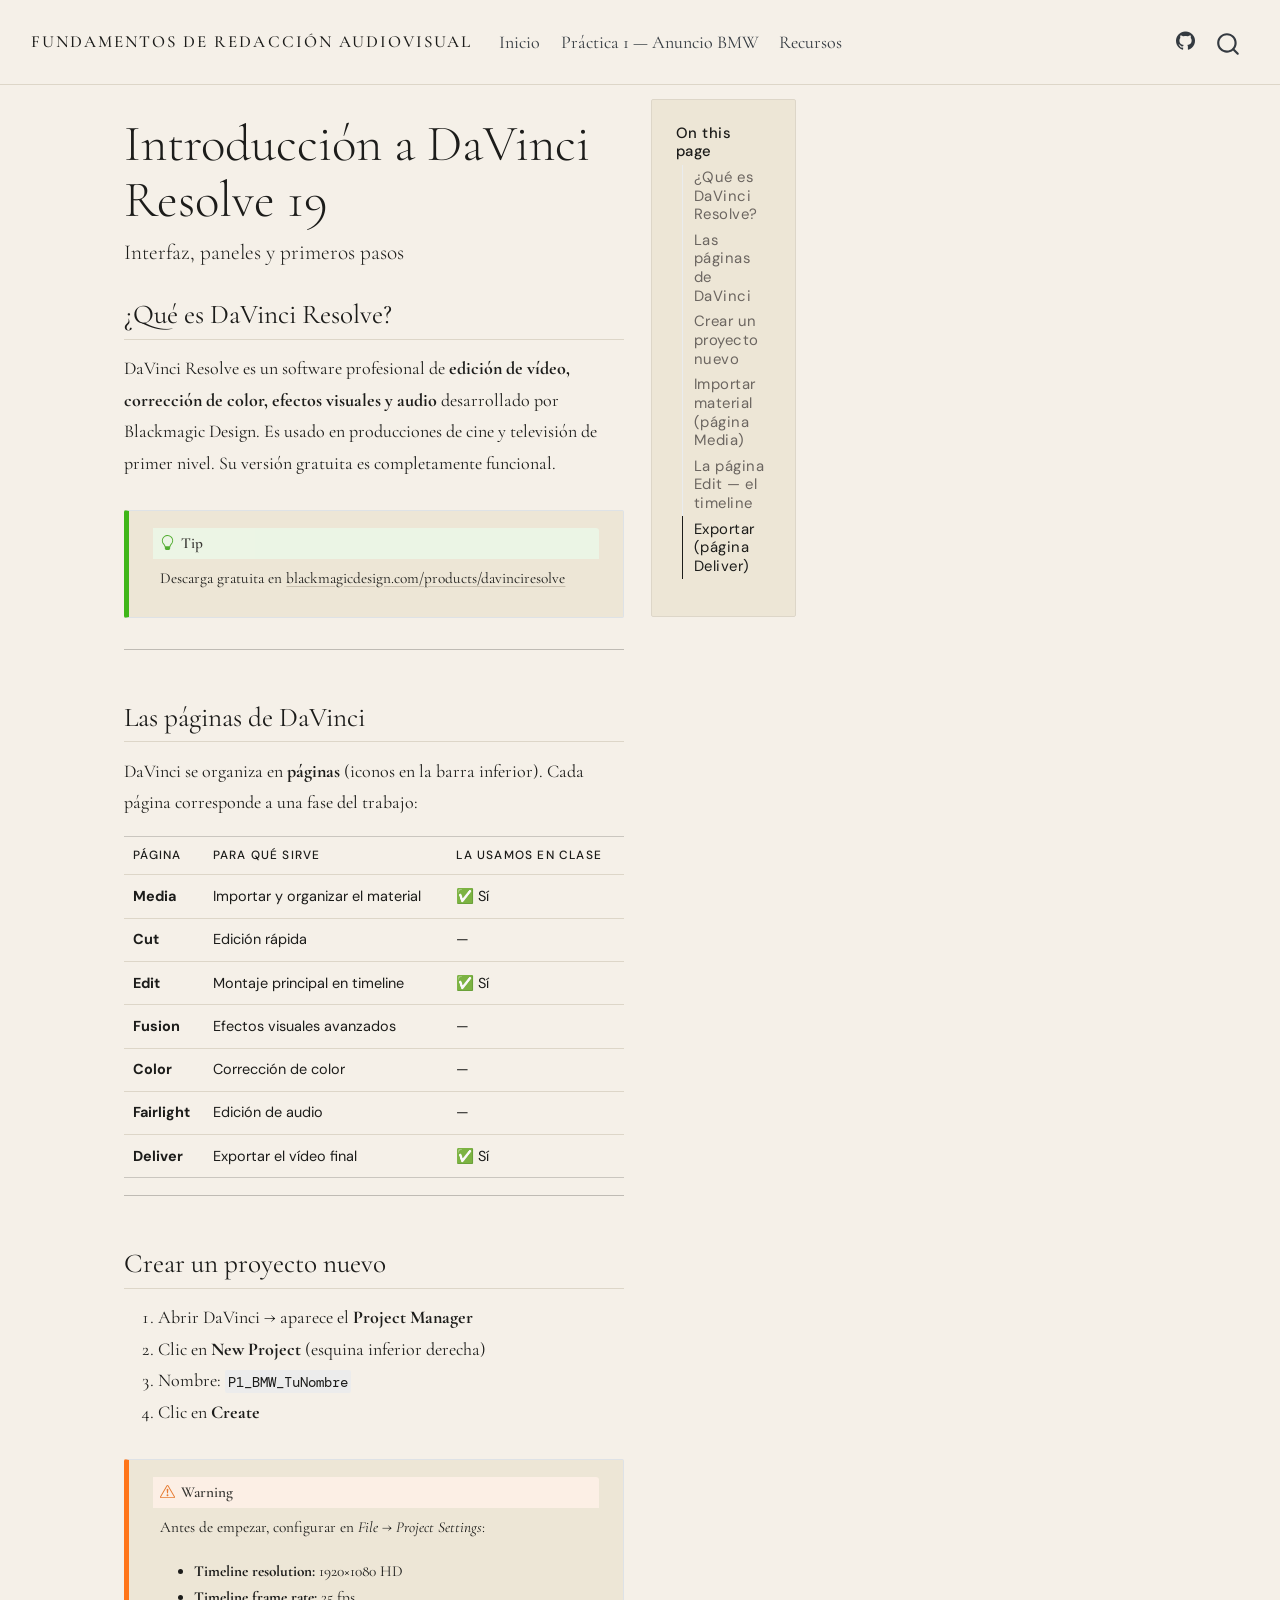
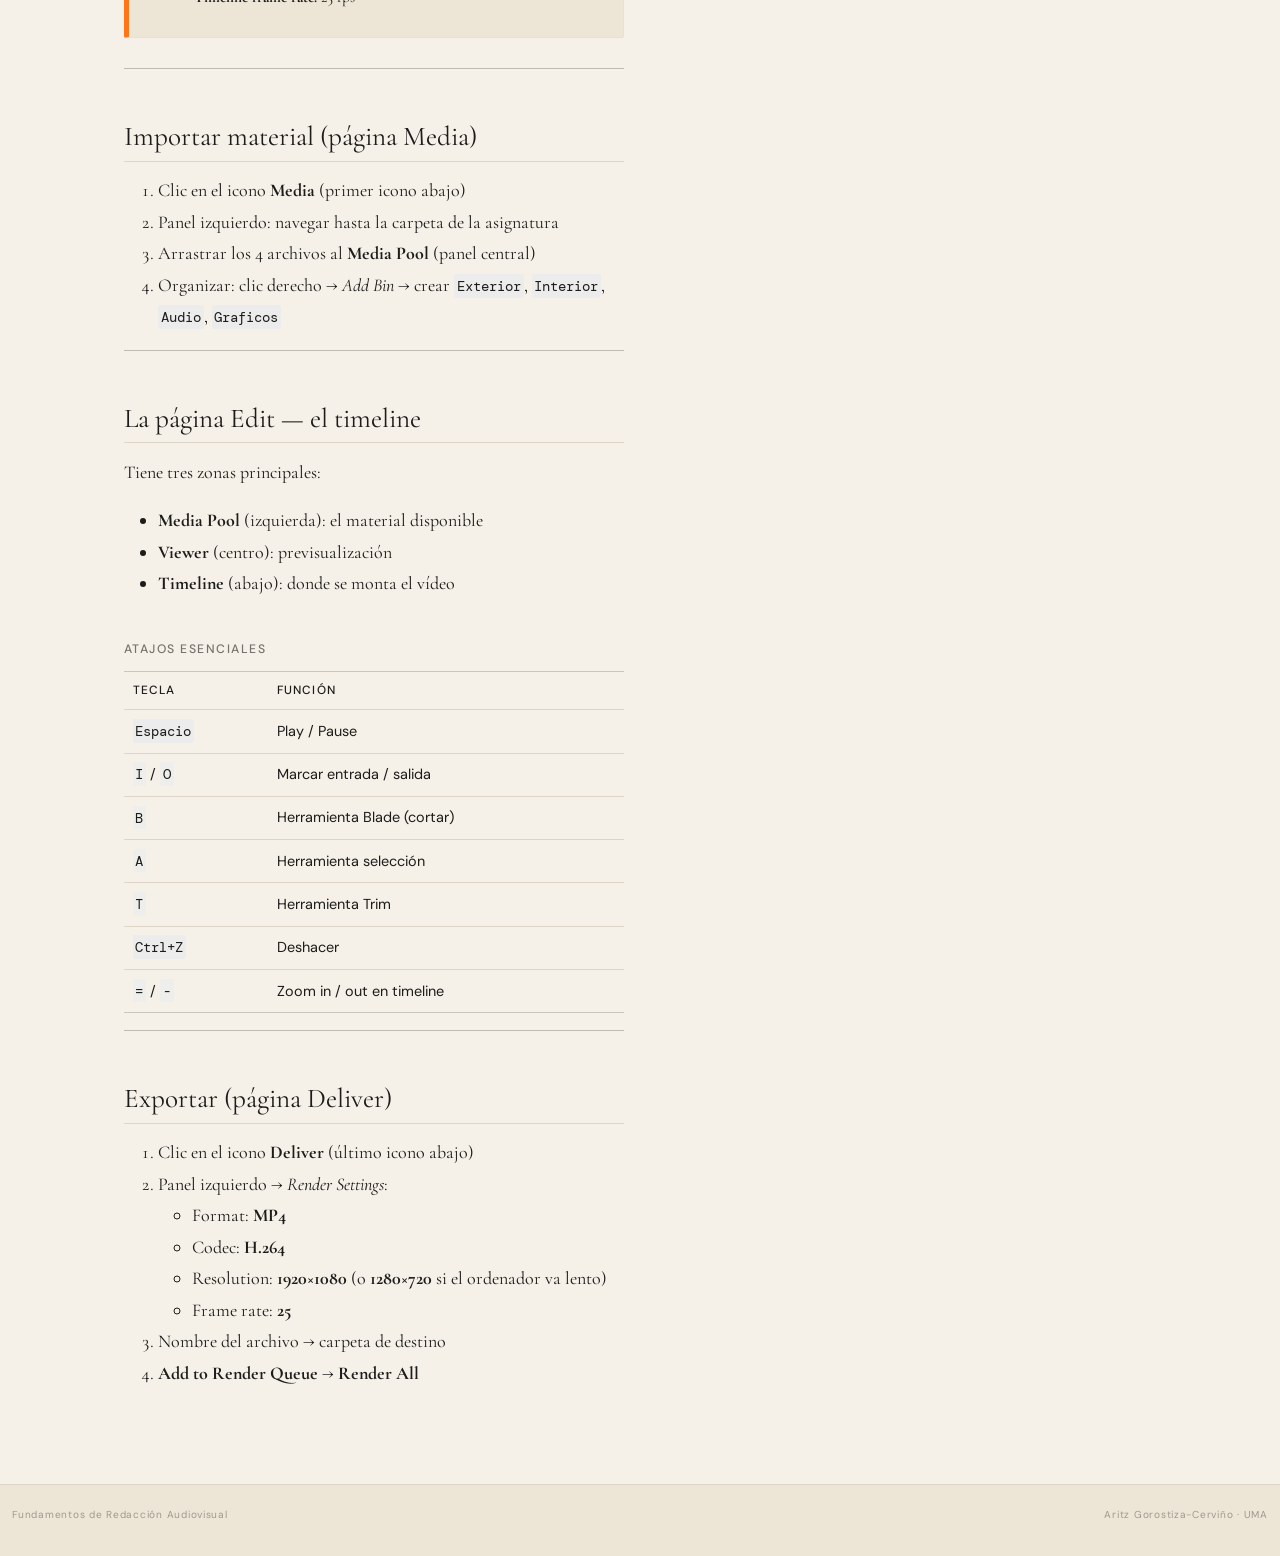
<file: davinci/intro.html>
<!DOCTYPE html>
<html xmlns="http://www.w3.org/1999/xhtml" lang="en" xml:lang="en"><head>

<meta charset="utf-8">
<meta name="generator" content="quarto-1.9.37">

<meta name="viewport" content="width=device-width, initial-scale=1.0, user-scalable=yes">


<title>Introducción a DaVinci Resolve 19 – Fundamentos de Redacción Audiovisual</title>
<style>
/* Default styles provided by pandoc.
** See https://pandoc.org/MANUAL.html#variables-for-html for config info.
*/
code{white-space: pre-wrap;}
span.smallcaps{font-variant: small-caps;}
div.columns{display: flex; gap: min(4vw, 1.5em);}
div.column{flex: auto; overflow-x: auto;}
div.hanging-indent{margin-left: 1.5em; text-indent: -1.5em;}
ul.task-list{list-style: none;}
ul.task-list li input[type="checkbox"] {
  width: 0.8em;
  margin: 0 0.8em 0.2em -1em; /* quarto-specific, see https://github.com/quarto-dev/quarto-cli/issues/4556 */ 
  vertical-align: middle;
}
</style>


<script src="../site_libs/quarto-nav/quarto-nav.js"></script>
<script src="../site_libs/quarto-nav/headroom.min.js"></script>
<script src="../site_libs/clipboard/clipboard.min.js"></script>
<script src="../site_libs/quarto-search/autocomplete.umd.js"></script>
<script src="../site_libs/quarto-search/fuse.min.js"></script>
<script src="../site_libs/quarto-search/quarto-search.js"></script>
<meta name="quarto:offset" content="../">
<script src="../site_libs/quarto-html/quarto.js" type="module"></script>
<script src="../site_libs/quarto-html/tabsets/tabsets.js" type="module"></script>
<script src="../site_libs/quarto-html/popper.min.js"></script>
<script src="../site_libs/quarto-html/tippy.umd.min.js"></script>
<script src="../site_libs/quarto-html/anchor.min.js"></script>
<link href="../site_libs/quarto-html/tippy.css" rel="stylesheet">
<link href="../site_libs/quarto-html/quarto-syntax-highlighting-d7ab10a1802dba64853d943fc2a53f11.css" rel="stylesheet" id="quarto-text-highlighting-styles">
<script src="../site_libs/bootstrap/bootstrap.min.js"></script>
<link href="../site_libs/bootstrap/bootstrap-icons.css" rel="stylesheet">
<link href="../site_libs/bootstrap/bootstrap-1b5a659038f5883c3acaf75d03b4044a.min.css" rel="stylesheet" append-hash="true" id="quarto-bootstrap" data-mode="light">
<script id="quarto-search-options" type="application/json">{
  "location": "navbar",
  "copy-button": false,
  "collapse-after": 3,
  "panel-placement": "end",
  "type": "overlay",
  "limit": 50,
  "keyboard-shortcut": [
    "f",
    "/",
    "s"
  ],
  "show-item-context": false,
  "language": {
    "search-no-results-text": "No results",
    "search-matching-documents-text": "matching documents",
    "search-copy-link-title": "Copy link to search",
    "search-hide-matches-text": "Hide additional matches",
    "search-more-match-text": "more match in this document",
    "search-more-matches-text": "more matches in this document",
    "search-clear-button-title": "Clear",
    "search-text-placeholder": "",
    "search-detached-cancel-button-title": "Cancel",
    "search-submit-button-title": "Submit",
    "search-label": "Search"
  }
}</script>
<style>html{ scroll-behavior: smooth; }</style>


</head>

<body class="nav-fixed quarto-light">

<div id="quarto-search-results"></div>
  <header id="quarto-header" class="headroom fixed-top">
    <nav class="navbar navbar-expand-lg " data-bs-theme="dark">
      <div class="navbar-container container-fluid">
      <div class="navbar-brand-container mx-auto">
    <a class="navbar-brand" href="../index.html">
    <span class="navbar-title">Fundamentos de Redacción Audiovisual</span>
    </a>
  </div>
            <div id="quarto-search" class="" title="Search"></div>
          <button class="navbar-toggler" type="button" data-bs-toggle="collapse" data-bs-target="#navbarCollapse" aria-controls="navbarCollapse" role="menu" aria-expanded="false" aria-label="Toggle navigation" onclick="if (window.quartoToggleHeadroom) { window.quartoToggleHeadroom(); }">
  <span class="navbar-toggler-icon"></span>
</button>
          <div class="collapse navbar-collapse" id="navbarCollapse">
            <ul class="navbar-nav navbar-nav-scroll me-auto">
  <li class="nav-item">
    <a class="nav-link" href="../index.html"> 
<span class="menu-text">Inicio</span></a>
  </li>  
  <li class="nav-item">
    <a class="nav-link" href="../davinci/practica1.html"> 
<span class="menu-text">Práctica 1 — Anuncio BMW</span></a>
  </li>  
  <li class="nav-item">
    <a class="nav-link" href="../recursos.html"> 
<span class="menu-text">Recursos</span></a>
  </li>  
</ul>
            <ul class="navbar-nav navbar-nav-scroll ms-auto">
  <li class="nav-item compact">
    <a class="nav-link" href="https://github.com/AritzUMA/Fundamentos_Redaccion"> <i class="bi bi-github" role="img" aria-label="GitHub">
</i> 
<span class="menu-text"></span></a>
  </li>  
</ul>
          </div> <!-- /navcollapse -->
            <div class="quarto-navbar-tools">
</div>
      </div> <!-- /container-fluid -->
    </nav>
</header>
<!-- content -->
<div id="quarto-content" class="quarto-container page-columns page-rows-contents page-layout-article page-navbar">
<!-- sidebar -->
<!-- margin-sidebar -->
    <div id="quarto-margin-sidebar" class="sidebar margin-sidebar">
        <nav id="TOC" role="doc-toc" class="toc-active">
    <h2 id="toc-title">On this page</h2>
   
  <ul>
  <li><a href="#qué-es-davinci-resolve" id="toc-qué-es-davinci-resolve" class="nav-link active" data-scroll-target="#qué-es-davinci-resolve">¿Qué es DaVinci Resolve?</a></li>
  <li><a href="#las-páginas-de-davinci" id="toc-las-páginas-de-davinci" class="nav-link" data-scroll-target="#las-páginas-de-davinci">Las páginas de DaVinci</a></li>
  <li><a href="#crear-un-proyecto-nuevo" id="toc-crear-un-proyecto-nuevo" class="nav-link" data-scroll-target="#crear-un-proyecto-nuevo">Crear un proyecto nuevo</a></li>
  <li><a href="#importar-material-página-media" id="toc-importar-material-página-media" class="nav-link" data-scroll-target="#importar-material-página-media">Importar material (página Media)</a></li>
  <li><a href="#la-página-edit-el-timeline" id="toc-la-página-edit-el-timeline" class="nav-link" data-scroll-target="#la-página-edit-el-timeline">La página Edit — el timeline</a>
  <ul class="collapse">
  <li><a href="#atajos-esenciales" id="toc-atajos-esenciales" class="nav-link" data-scroll-target="#atajos-esenciales">Atajos esenciales</a></li>
  </ul></li>
  <li><a href="#exportar-página-deliver" id="toc-exportar-página-deliver" class="nav-link" data-scroll-target="#exportar-página-deliver">Exportar (página Deliver)</a></li>
  </ul>
</nav>
    </div>
<!-- main -->
<main class="content" id="quarto-document-content">

<header id="title-block-header" class="quarto-title-block default">
<div class="quarto-title">
<h1 class="title">Introducción a DaVinci Resolve 19</h1>
<p class="subtitle lead">Interfaz, paneles y primeros pasos</p>
</div>



<div class="quarto-title-meta">

    
  
    
  </div>
  


</header>


<section id="qué-es-davinci-resolve" class="level2">
<h2 class="anchored" data-anchor-id="qué-es-davinci-resolve">¿Qué es DaVinci Resolve?</h2>
<p>DaVinci Resolve es un software profesional de <strong>edición de vídeo, corrección de color, efectos visuales y audio</strong> desarrollado por Blackmagic Design. Es usado en producciones de cine y televisión de primer nivel. Su versión gratuita es completamente funcional.</p>
<div class="callout callout-style-default callout-tip callout-titled">
<div class="callout-header d-flex align-content-center">
<div class="callout-icon-container">
<i class="callout-icon"></i>
</div>
<div class="callout-title-container flex-fill">
Tip
</div>
</div>
<div class="callout-body-container callout-body">
<p>Descarga gratuita en <a href="https://www.blackmagicdesign.com/products/davinciresolve">blackmagicdesign.com/products/davinciresolve</a></p>
</div>
</div>
<hr>
</section>
<section id="las-páginas-de-davinci" class="level2">
<h2 class="anchored" data-anchor-id="las-páginas-de-davinci">Las páginas de DaVinci</h2>
<p>DaVinci se organiza en <strong>páginas</strong> (iconos en la barra inferior). Cada página corresponde a una fase del trabajo:</p>
<table class="caption-top table">
<thead>
<tr class="header">
<th>Página</th>
<th>Para qué sirve</th>
<th>La usamos en clase</th>
</tr>
</thead>
<tbody>
<tr class="odd">
<td><strong>Media</strong></td>
<td>Importar y organizar el material</td>
<td>✅ Sí</td>
</tr>
<tr class="even">
<td><strong>Cut</strong></td>
<td>Edición rápida</td>
<td>—</td>
</tr>
<tr class="odd">
<td><strong>Edit</strong></td>
<td>Montaje principal en timeline</td>
<td>✅ Sí</td>
</tr>
<tr class="even">
<td><strong>Fusion</strong></td>
<td>Efectos visuales avanzados</td>
<td>—</td>
</tr>
<tr class="odd">
<td><strong>Color</strong></td>
<td>Corrección de color</td>
<td>—</td>
</tr>
<tr class="even">
<td><strong>Fairlight</strong></td>
<td>Edición de audio</td>
<td>—</td>
</tr>
<tr class="odd">
<td><strong>Deliver</strong></td>
<td>Exportar el vídeo final</td>
<td>✅ Sí</td>
</tr>
</tbody>
</table>
<hr>
</section>
<section id="crear-un-proyecto-nuevo" class="level2">
<h2 class="anchored" data-anchor-id="crear-un-proyecto-nuevo">Crear un proyecto nuevo</h2>
<ol type="1">
<li>Abrir DaVinci → aparece el <strong>Project Manager</strong></li>
<li>Clic en <strong>New Project</strong> (esquina inferior derecha)</li>
<li>Nombre: <code>P1_BMW_TuNombre</code></li>
<li>Clic en <strong>Create</strong></li>
</ol>
<div class="callout callout-style-default callout-warning callout-titled">
<div class="callout-header d-flex align-content-center">
<div class="callout-icon-container">
<i class="callout-icon"></i>
</div>
<div class="callout-title-container flex-fill">
Warning
</div>
</div>
<div class="callout-body-container callout-body">
<p>Antes de empezar, configurar en <em>File → Project Settings</em>:</p>
<ul>
<li><strong>Timeline resolution:</strong> 1920×1080 HD</li>
<li><strong>Timeline frame rate:</strong> 25 fps</li>
</ul>
</div>
</div>
<hr>
</section>
<section id="importar-material-página-media" class="level2">
<h2 class="anchored" data-anchor-id="importar-material-página-media">Importar material (página Media)</h2>
<ol type="1">
<li>Clic en el icono <strong>Media</strong> (primer icono abajo)</li>
<li>Panel izquierdo: navegar hasta la carpeta de la asignatura</li>
<li>Arrastrar los 4 archivos al <strong>Media Pool</strong> (panel central)</li>
<li>Organizar: clic derecho → <em>Add Bin</em> → crear <code>Exterior</code>, <code>Interior</code>, <code>Audio</code>, <code>Graficos</code></li>
</ol>
<hr>
</section>
<section id="la-página-edit-el-timeline" class="level2">
<h2 class="anchored" data-anchor-id="la-página-edit-el-timeline">La página Edit — el timeline</h2>
<p>Tiene tres zonas principales:</p>
<ul>
<li><strong>Media Pool</strong> (izquierda): el material disponible</li>
<li><strong>Viewer</strong> (centro): previsualización</li>
<li><strong>Timeline</strong> (abajo): donde se monta el vídeo</li>
</ul>
<section id="atajos-esenciales" class="level3">
<h3 class="anchored" data-anchor-id="atajos-esenciales">Atajos esenciales</h3>
<table class="caption-top table">
<thead>
<tr class="header">
<th>Tecla</th>
<th>Función</th>
</tr>
</thead>
<tbody>
<tr class="odd">
<td><code>Espacio</code></td>
<td>Play / Pause</td>
</tr>
<tr class="even">
<td><code>I</code> / <code>O</code></td>
<td>Marcar entrada / salida</td>
</tr>
<tr class="odd">
<td><code>B</code></td>
<td>Herramienta Blade (cortar)</td>
</tr>
<tr class="even">
<td><code>A</code></td>
<td>Herramienta selección</td>
</tr>
<tr class="odd">
<td><code>T</code></td>
<td>Herramienta Trim</td>
</tr>
<tr class="even">
<td><code>Ctrl+Z</code></td>
<td>Deshacer</td>
</tr>
<tr class="odd">
<td><code>=</code> / <code>-</code></td>
<td>Zoom in / out en timeline</td>
</tr>
</tbody>
</table>
<hr>
</section>
</section>
<section id="exportar-página-deliver" class="level2">
<h2 class="anchored" data-anchor-id="exportar-página-deliver">Exportar (página Deliver)</h2>
<ol type="1">
<li>Clic en el icono <strong>Deliver</strong> (último icono abajo)</li>
<li>Panel izquierdo → <em>Render Settings</em>:
<ul>
<li>Format: <strong>MP4</strong></li>
<li>Codec: <strong>H.264</strong></li>
<li>Resolution: <strong>1920×1080</strong> (o <strong>1280×720</strong> si el ordenador va lento)</li>
<li>Frame rate: <strong>25</strong></li>
</ul></li>
<li>Nombre del archivo → carpeta de destino</li>
<li><strong>Add to Render Queue</strong> → <strong>Render All</strong></li>
</ol>


</section>

</main> <!-- /main -->
<script id="quarto-html-after-body" type="application/javascript">
  window.document.addEventListener("DOMContentLoaded", function (event) {
    const icon = "";
    const anchorJS = new window.AnchorJS();
    anchorJS.options = {
      placement: 'right',
      icon: icon
    };
    anchorJS.add('.anchored');
    const isCodeAnnotation = (el) => {
      for (const clz of el.classList) {
        if (clz.startsWith('code-annotation-')) {                     
          return true;
        }
      }
      return false;
    }
    const onCopySuccess = function(e) {
      // button target
      const button = e.trigger;
      // don't keep focus
      button.blur();
      // flash "checked"
      button.classList.add('code-copy-button-checked');
      var currentTitle = button.getAttribute("title");
      button.setAttribute("title", "Copied!");
      let tooltip;
      if (window.bootstrap) {
        button.setAttribute("data-bs-toggle", "tooltip");
        button.setAttribute("data-bs-placement", "left");
        button.setAttribute("data-bs-title", "Copied!");
        tooltip = new bootstrap.Tooltip(button, 
          { trigger: "manual", 
            customClass: "code-copy-button-tooltip",
            offset: [0, -8]});
        tooltip.show();    
      }
      setTimeout(function() {
        if (tooltip) {
          tooltip.hide();
          button.removeAttribute("data-bs-title");
          button.removeAttribute("data-bs-toggle");
          button.removeAttribute("data-bs-placement");
        }
        button.setAttribute("title", currentTitle);
        button.classList.remove('code-copy-button-checked');
      }, 1000);
      // clear code selection
      e.clearSelection();
    }
    const getTextToCopy = function(trigger) {
      const outerScaffold = trigger.parentElement.cloneNode(true);
      const codeEl = outerScaffold.querySelector('code');
      for (const childEl of codeEl.children) {
        if (isCodeAnnotation(childEl)) {
          childEl.remove();
        }
      }
      return codeEl.innerText;
    }
    const clipboard = new window.ClipboardJS('.code-copy-button:not([data-in-quarto-modal])', {
      text: getTextToCopy
    });
    clipboard.on('success', onCopySuccess);
    if (window.document.getElementById('quarto-embedded-source-code-modal')) {
      const clipboardModal = new window.ClipboardJS('.code-copy-button[data-in-quarto-modal]', {
        text: getTextToCopy,
        container: window.document.getElementById('quarto-embedded-source-code-modal')
      });
      clipboardModal.on('success', onCopySuccess);
    }
      var localhostRegex = new RegExp(/^(?:http|https):\/\/localhost\:?[0-9]*\//);
      var mailtoRegex = new RegExp(/^mailto:/);
        var filterRegex = new RegExp("https:\/\/AritzUMA\.github\.io\/Fundamentos_Redaccion\/");
      var isInternal = (href) => {
          return filterRegex.test(href) || localhostRegex.test(href) || mailtoRegex.test(href);
      }
      // Inspect non-navigation links and adorn them if external
     var links = window.document.querySelectorAll('a[href]:not(.nav-link):not(.navbar-brand):not(.toc-action):not(.sidebar-link):not(.sidebar-item-toggle):not(.pagination-link):not(.no-external):not([aria-hidden]):not(.dropdown-item):not(.quarto-navigation-tool):not(.about-link)');
      for (var i=0; i<links.length; i++) {
        const link = links[i];
        if (!isInternal(link.href)) {
          // undo the damage that might have been done by quarto-nav.js in the case of
          // links that we want to consider external
          if (link.dataset.originalHref !== undefined) {
            link.href = link.dataset.originalHref;
          }
            // target, if specified
            link.setAttribute("target", "_blank");
            if (link.getAttribute("rel") === null) {
              link.setAttribute("rel", "noopener");
            }
        }
      }
    function tippyHover(el, contentFn, onTriggerFn, onUntriggerFn) {
      const config = {
        allowHTML: true,
        maxWidth: 500,
        delay: 100,
        arrow: false,
        appendTo: function(el) {
            return el.parentElement;
        },
        interactive: true,
        interactiveBorder: 10,
        theme: 'quarto',
        placement: 'bottom-start',
      };
      if (contentFn) {
        config.content = contentFn;
      }
      if (onTriggerFn) {
        config.onTrigger = onTriggerFn;
      }
      if (onUntriggerFn) {
        config.onUntrigger = onUntriggerFn;
      }
      window.tippy(el, config); 
    }
    const noterefs = window.document.querySelectorAll('a[role="doc-noteref"]');
    for (var i=0; i<noterefs.length; i++) {
      const ref = noterefs[i];
      tippyHover(ref, function() {
        // use id or data attribute instead here
        let href = ref.getAttribute('data-footnote-href') || ref.getAttribute('href');
        try { href = new URL(href).hash; } catch {}
        const id = href.replace(/^#\/?/, "");
        const note = window.document.getElementById(id);
        if (note) {
          return note.innerHTML;
        } else {
          return "";
        }
      });
    }
    const xrefs = window.document.querySelectorAll('a.quarto-xref');
    const processXRef = (id, note) => {
      // Strip column container classes
      const stripColumnClz = (el) => {
        el.classList.remove("page-full", "page-columns");
        if (el.children) {
          for (const child of el.children) {
            stripColumnClz(child);
          }
        }
      }
      stripColumnClz(note)
      if (id === null || id.startsWith('sec-')) {
        // Special case sections, only their first couple elements
        const container = document.createElement("div");
        if (note.children && note.children.length > 2) {
          container.appendChild(note.children[0].cloneNode(true));
          for (let i = 1; i < note.children.length; i++) {
            const child = note.children[i];
            if (child.tagName === "P" && child.innerText === "") {
              continue;
            } else {
              container.appendChild(child.cloneNode(true));
              break;
            }
          }
          if (window.Quarto?.typesetMath) {
            window.Quarto.typesetMath(container);
          }
          return container.innerHTML
        } else {
          if (window.Quarto?.typesetMath) {
            window.Quarto.typesetMath(note);
          }
          return note.innerHTML;
        }
      } else {
        // Remove any anchor links if they are present
        const anchorLink = note.querySelector('a.anchorjs-link');
        if (anchorLink) {
          anchorLink.remove();
        }
        if (window.Quarto?.typesetMath) {
          window.Quarto.typesetMath(note);
        }
        if (note.classList.contains("callout")) {
          return note.outerHTML;
        } else {
          return note.innerHTML;
        }
      }
    }
    for (var i=0; i<xrefs.length; i++) {
      const xref = xrefs[i];
      tippyHover(xref, undefined, function(instance) {
        instance.disable();
        let url = xref.getAttribute('href');
        let hash = undefined; 
        if (url.startsWith('#')) {
          hash = url;
        } else {
          try { hash = new URL(url).hash; } catch {}
        }
        if (hash) {
          const id = hash.replace(/^#\/?/, "");
          const note = window.document.getElementById(id);
          if (note !== null) {
            try {
              const html = processXRef(id, note.cloneNode(true));
              instance.setContent(html);
            } finally {
              instance.enable();
              instance.show();
            }
          } else {
            // See if we can fetch this
            fetch(url.split('#')[0])
            .then(res => res.text())
            .then(html => {
              const parser = new DOMParser();
              const htmlDoc = parser.parseFromString(html, "text/html");
              const note = htmlDoc.getElementById(id);
              if (note !== null) {
                const html = processXRef(id, note);
                instance.setContent(html);
              } 
            }).finally(() => {
              instance.enable();
              instance.show();
            });
          }
        } else {
          // See if we can fetch a full url (with no hash to target)
          // This is a special case and we should probably do some content thinning / targeting
          fetch(url)
          .then(res => res.text())
          .then(html => {
            const parser = new DOMParser();
            const htmlDoc = parser.parseFromString(html, "text/html");
            const note = htmlDoc.querySelector('main.content');
            if (note !== null) {
              // This should only happen for chapter cross references
              // (since there is no id in the URL)
              // remove the first header
              if (note.children.length > 0 && note.children[0].tagName === "HEADER") {
                note.children[0].remove();
              }
              const html = processXRef(null, note);
              instance.setContent(html);
            } 
          }).finally(() => {
            instance.enable();
            instance.show();
          });
        }
      }, function(instance) {
      });
    }
        let selectedAnnoteEl;
        const selectorForAnnotation = ( cell, annotation) => {
          let cellAttr = 'data-code-cell="' + cell + '"';
          let lineAttr = 'data-code-annotation="' +  annotation + '"';
          const selector = 'span[' + cellAttr + '][' + lineAttr + ']';
          return selector;
        }
        const selectCodeLines = (annoteEl) => {
          const doc = window.document;
          const targetCell = annoteEl.getAttribute("data-target-cell");
          const targetAnnotation = annoteEl.getAttribute("data-target-annotation");
          const annoteSpan = window.document.querySelector(selectorForAnnotation(targetCell, targetAnnotation));
          const lines = annoteSpan.getAttribute("data-code-lines").split(",");
          const lineIds = lines.map((line) => {
            return targetCell + "-" + line;
          })
          let top = null;
          let height = null;
          let parent = null;
          if (lineIds.length > 0) {
              //compute the position of the single el (top and bottom and make a div)
              const el = window.document.getElementById(lineIds[0]);
              top = el.offsetTop;
              height = el.offsetHeight;
              parent = el.parentElement.parentElement;
            if (lineIds.length > 1) {
              const lastEl = window.document.getElementById(lineIds[lineIds.length - 1]);
              const bottom = lastEl.offsetTop + lastEl.offsetHeight;
              height = bottom - top;
            }
            if (top !== null && height !== null && parent !== null) {
              // cook up a div (if necessary) and position it 
              let div = window.document.getElementById("code-annotation-line-highlight");
              if (div === null) {
                div = window.document.createElement("div");
                div.setAttribute("id", "code-annotation-line-highlight");
                div.style.position = 'absolute';
                parent.appendChild(div);
              }
              div.style.top = top - 2 + "px";
              div.style.height = height + 4 + "px";
              div.style.left = 0;
              let gutterDiv = window.document.getElementById("code-annotation-line-highlight-gutter");
              if (gutterDiv === null) {
                gutterDiv = window.document.createElement("div");
                gutterDiv.setAttribute("id", "code-annotation-line-highlight-gutter");
                gutterDiv.style.position = 'absolute';
                const codeCell = window.document.getElementById(targetCell);
                const gutter = codeCell.querySelector('.code-annotation-gutter');
                gutter.appendChild(gutterDiv);
              }
              gutterDiv.style.top = top - 2 + "px";
              gutterDiv.style.height = height + 4 + "px";
            }
            selectedAnnoteEl = annoteEl;
          }
        };
        const unselectCodeLines = () => {
          const elementsIds = ["code-annotation-line-highlight", "code-annotation-line-highlight-gutter"];
          elementsIds.forEach((elId) => {
            const div = window.document.getElementById(elId);
            if (div) {
              div.remove();
            }
          });
          selectedAnnoteEl = undefined;
        };
          // Handle positioning of the toggle
      window.addEventListener(
        "resize",
        throttle(() => {
          elRect = undefined;
          if (selectedAnnoteEl) {
            selectCodeLines(selectedAnnoteEl);
          }
        }, 10)
      );
      function throttle(fn, ms) {
      let throttle = false;
      let timer;
        return (...args) => {
          if(!throttle) { // first call gets through
              fn.apply(this, args);
              throttle = true;
          } else { // all the others get throttled
              if(timer) clearTimeout(timer); // cancel #2
              timer = setTimeout(() => {
                fn.apply(this, args);
                timer = throttle = false;
              }, ms);
          }
        };
      }
        // Attach click handler to the DT
        const annoteDls = window.document.querySelectorAll('dt[data-target-cell]');
        for (const annoteDlNode of annoteDls) {
          annoteDlNode.addEventListener('click', (event) => {
            const clickedEl = event.target;
            if (clickedEl !== selectedAnnoteEl) {
              unselectCodeLines();
              const activeEl = window.document.querySelector('dt[data-target-cell].code-annotation-active');
              if (activeEl) {
                activeEl.classList.remove('code-annotation-active');
              }
              selectCodeLines(clickedEl);
              clickedEl.classList.add('code-annotation-active');
            } else {
              // Unselect the line
              unselectCodeLines();
              clickedEl.classList.remove('code-annotation-active');
            }
          });
        }
    const findCites = (el) => {
      const parentEl = el.parentElement;
      if (parentEl) {
        const cites = parentEl.dataset.cites;
        if (cites) {
          return {
            el,
            cites: cites.split(' ')
          };
        } else {
          return findCites(el.parentElement)
        }
      } else {
        return undefined;
      }
    };
    var bibliorefs = window.document.querySelectorAll('a[role="doc-biblioref"]');
    for (var i=0; i<bibliorefs.length; i++) {
      const ref = bibliorefs[i];
      const citeInfo = findCites(ref);
      if (citeInfo) {
        tippyHover(citeInfo.el, function() {
          var popup = window.document.createElement('div');
          citeInfo.cites.forEach(function(cite) {
            var citeDiv = window.document.createElement('div');
            citeDiv.classList.add('hanging-indent');
            citeDiv.classList.add('csl-entry');
            var biblioDiv = window.document.getElementById('ref-' + cite);
            if (biblioDiv) {
              citeDiv.innerHTML = biblioDiv.innerHTML;
            }
            popup.appendChild(citeDiv);
          });
          return popup.innerHTML;
        });
      }
    }
  });
  </script>
</div> <!-- /content -->
<footer class="footer">
  <div class="nav-footer">
    <div class="nav-footer-left">
<p>Fundamentos de Redacción Audiovisual</p>
</div>   
    <div class="nav-footer-center">
      &nbsp;
    </div>
    <div class="nav-footer-right">
<p>Aritz Gorostiza-Cerviño · UMA</p>
</div>
  </div>
</footer>




<script src="../site_libs/quarto-html/zenscroll-min.js"></script>
</body></html>
</file>
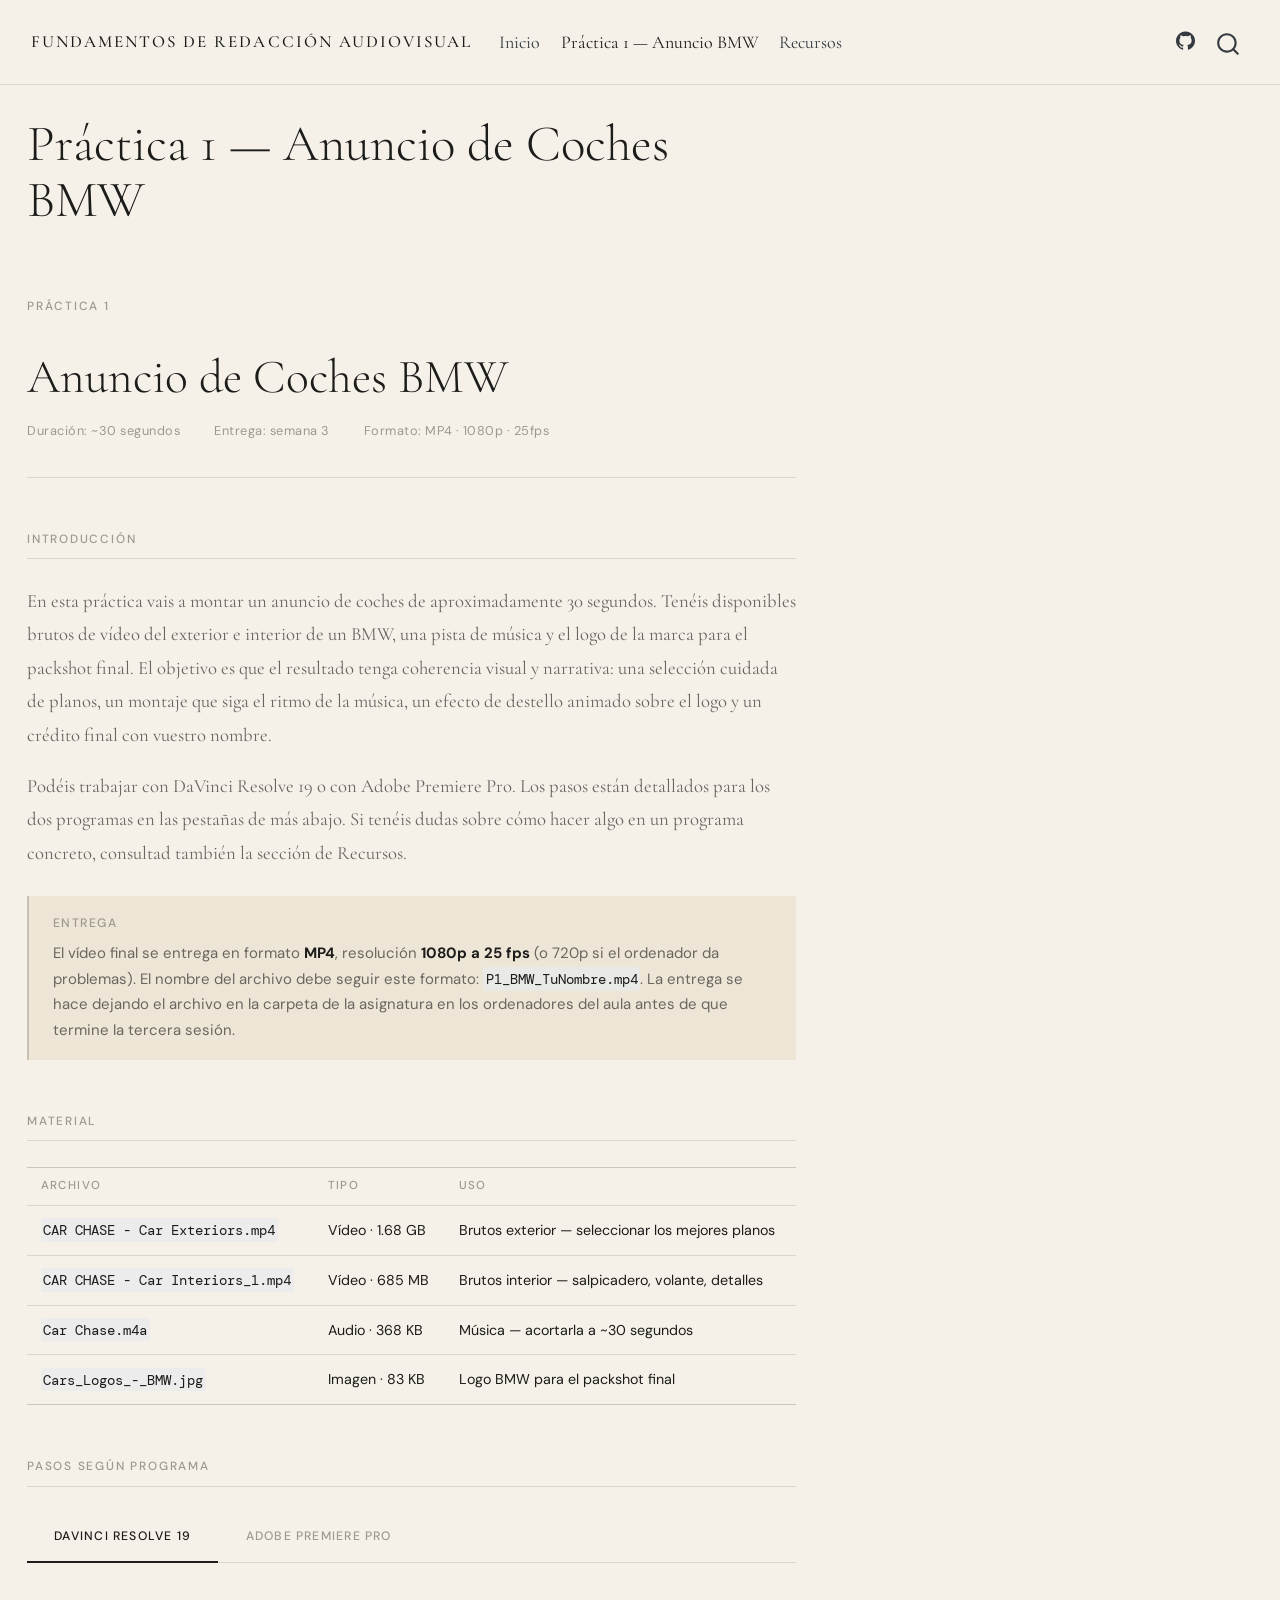
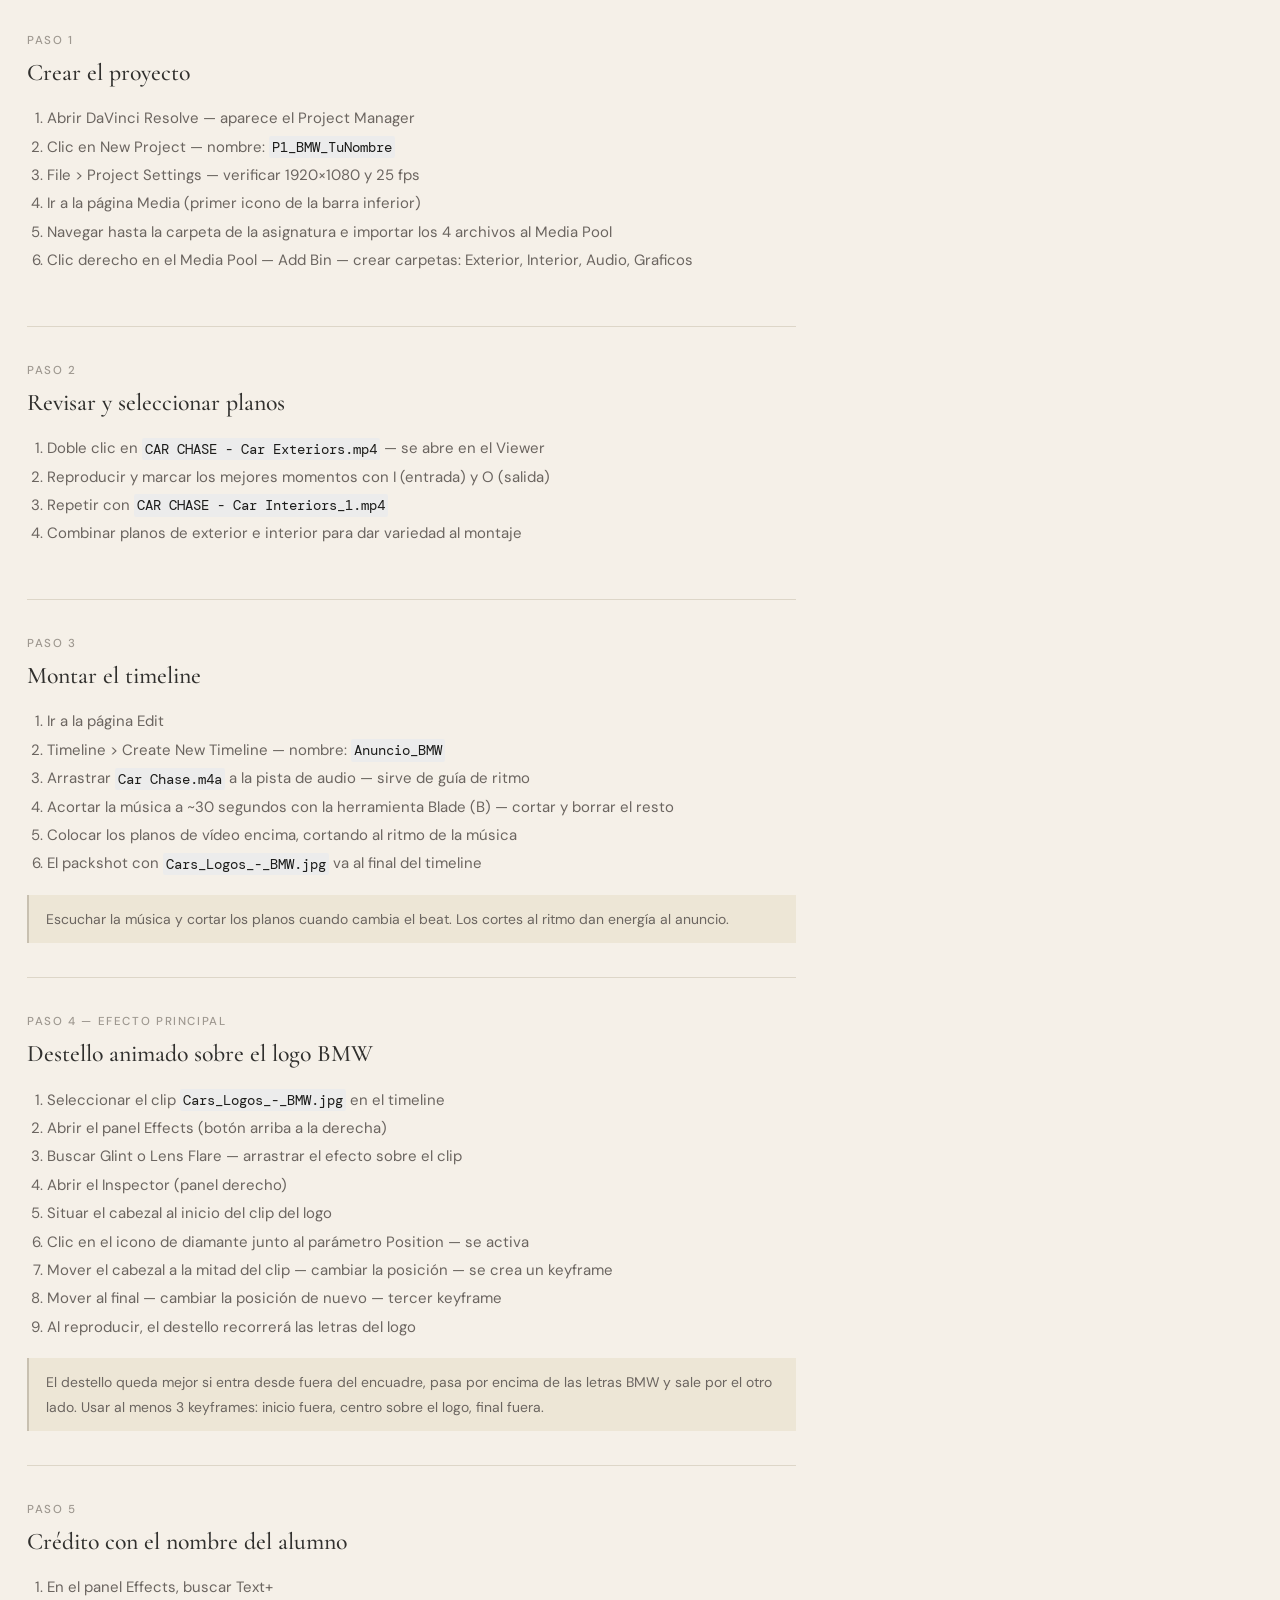
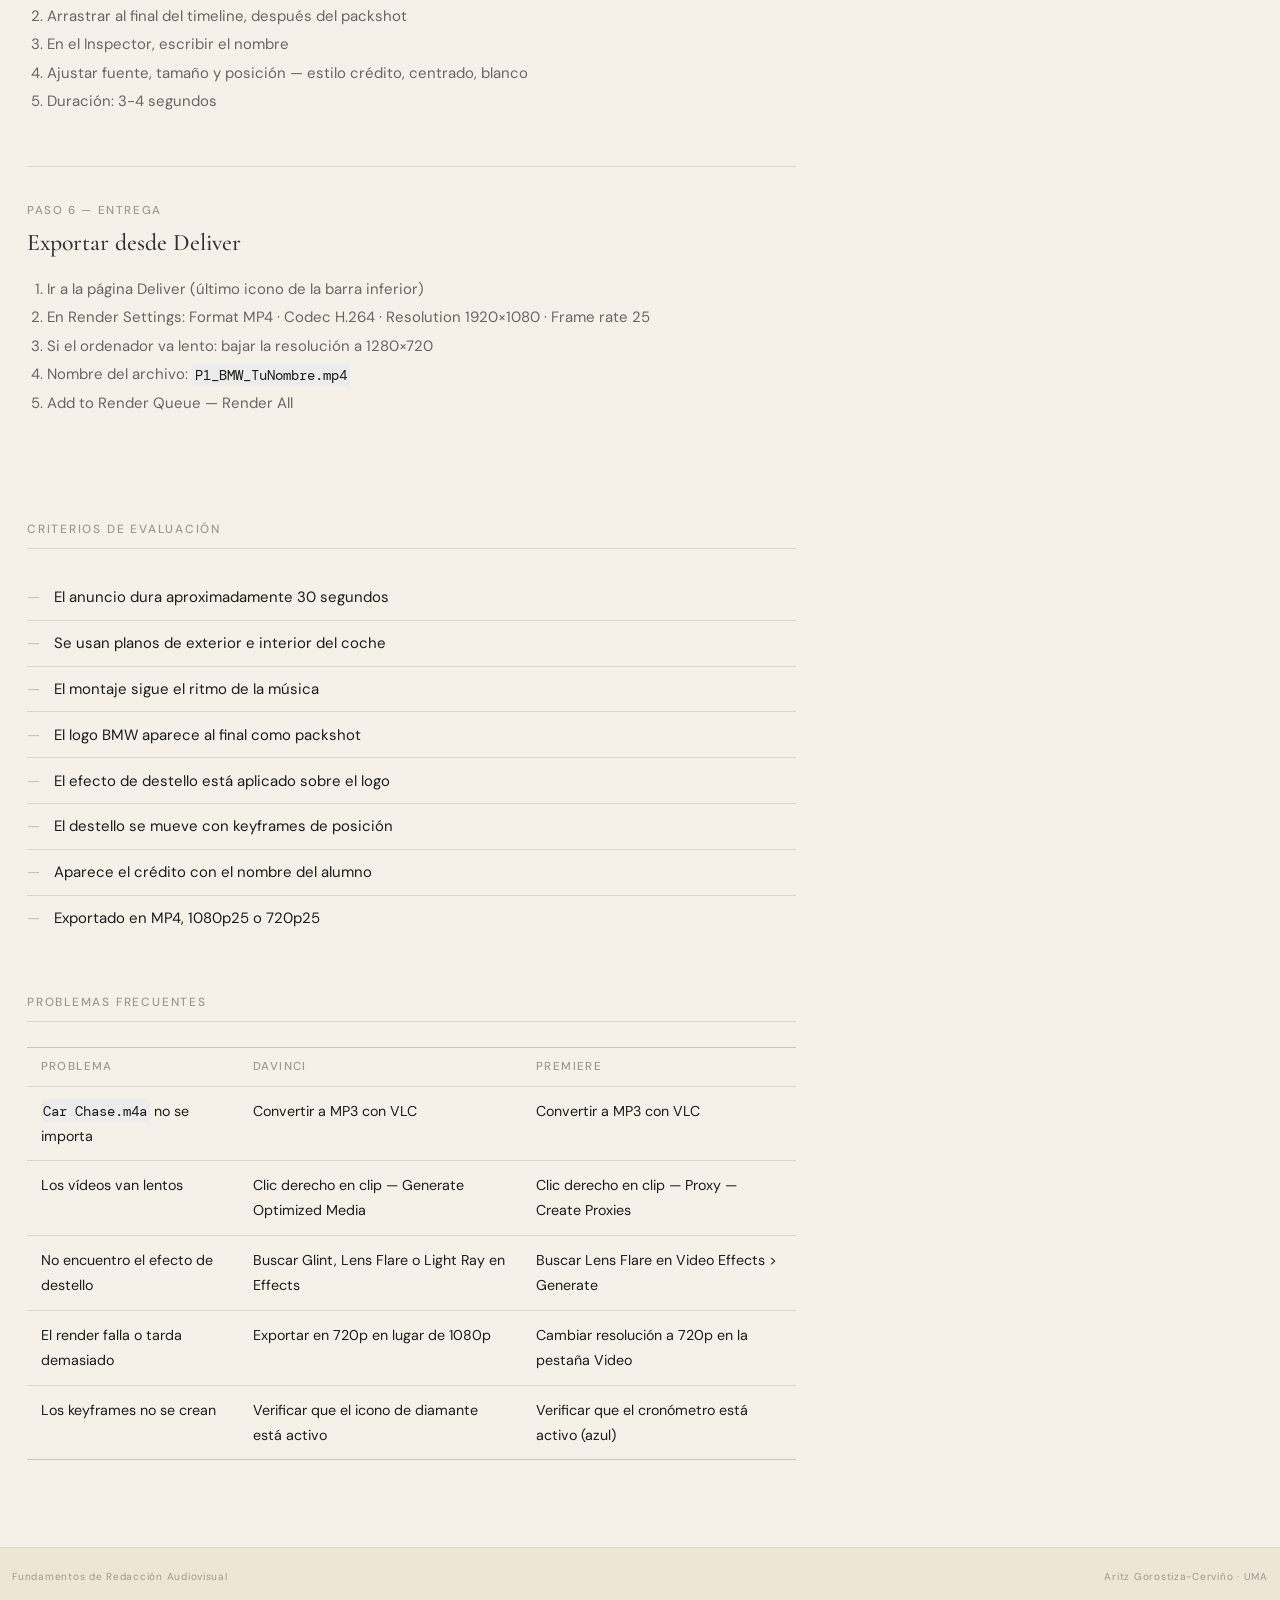
<file: davinci/practica1.html>
<!DOCTYPE html>
<html xmlns="http://www.w3.org/1999/xhtml" lang="en" xml:lang="en"><head>

<meta charset="utf-8">
<meta name="generator" content="quarto-1.9.37">

<meta name="viewport" content="width=device-width, initial-scale=1.0, user-scalable=yes">


<title>Práctica 1 — Anuncio de Coches BMW – Fundamentos de Redacción Audiovisual</title>
<style>
/* Default styles provided by pandoc.
** See https://pandoc.org/MANUAL.html#variables-for-html for config info.
*/
code{white-space: pre-wrap;}
span.smallcaps{font-variant: small-caps;}
div.columns{display: flex; gap: min(4vw, 1.5em);}
div.column{flex: auto; overflow-x: auto;}
div.hanging-indent{margin-left: 1.5em; text-indent: -1.5em;}
ul.task-list{list-style: none;}
ul.task-list li input[type="checkbox"] {
  width: 0.8em;
  margin: 0 0.8em 0.2em -1em; /* quarto-specific, see https://github.com/quarto-dev/quarto-cli/issues/4556 */ 
  vertical-align: middle;
}
</style>


<script src="../site_libs/quarto-nav/quarto-nav.js"></script>
<script src="../site_libs/quarto-nav/headroom.min.js"></script>
<script src="../site_libs/clipboard/clipboard.min.js"></script>
<script src="../site_libs/quarto-search/autocomplete.umd.js"></script>
<script src="../site_libs/quarto-search/fuse.min.js"></script>
<script src="../site_libs/quarto-search/quarto-search.js"></script>
<meta name="quarto:offset" content="../">
<script src="../site_libs/quarto-html/quarto.js" type="module"></script>
<script src="../site_libs/quarto-html/tabsets/tabsets.js" type="module"></script>
<script src="../site_libs/quarto-html/popper.min.js"></script>
<script src="../site_libs/quarto-html/tippy.umd.min.js"></script>
<script src="../site_libs/quarto-html/anchor.min.js"></script>
<link href="../site_libs/quarto-html/tippy.css" rel="stylesheet">
<link href="../site_libs/quarto-html/quarto-syntax-highlighting-d7ab10a1802dba64853d943fc2a53f11.css" rel="stylesheet" id="quarto-text-highlighting-styles">
<script src="../site_libs/bootstrap/bootstrap.min.js"></script>
<link href="../site_libs/bootstrap/bootstrap-icons.css" rel="stylesheet">
<link href="../site_libs/bootstrap/bootstrap-1b5a659038f5883c3acaf75d03b4044a.min.css" rel="stylesheet" append-hash="true" id="quarto-bootstrap" data-mode="light">
<script id="quarto-search-options" type="application/json">{
  "location": "navbar",
  "copy-button": false,
  "collapse-after": 3,
  "panel-placement": "end",
  "type": "overlay",
  "limit": 50,
  "keyboard-shortcut": [
    "f",
    "/",
    "s"
  ],
  "show-item-context": false,
  "language": {
    "search-no-results-text": "No results",
    "search-matching-documents-text": "matching documents",
    "search-copy-link-title": "Copy link to search",
    "search-hide-matches-text": "Hide additional matches",
    "search-more-match-text": "more match in this document",
    "search-more-matches-text": "more matches in this document",
    "search-clear-button-title": "Clear",
    "search-text-placeholder": "",
    "search-detached-cancel-button-title": "Cancel",
    "search-submit-button-title": "Submit",
    "search-label": "Search"
  }
}</script>
<style>html{ scroll-behavior: smooth; }</style>


</head>

<body class="nav-fixed quarto-light">

<div id="quarto-search-results"></div>
  <header id="quarto-header" class="headroom fixed-top">
    <nav class="navbar navbar-expand-lg " data-bs-theme="dark">
      <div class="navbar-container container-fluid">
      <div class="navbar-brand-container mx-auto">
    <a class="navbar-brand" href="../index.html">
    <span class="navbar-title">Fundamentos de Redacción Audiovisual</span>
    </a>
  </div>
            <div id="quarto-search" class="" title="Search"></div>
          <button class="navbar-toggler" type="button" data-bs-toggle="collapse" data-bs-target="#navbarCollapse" aria-controls="navbarCollapse" role="menu" aria-expanded="false" aria-label="Toggle navigation" onclick="if (window.quartoToggleHeadroom) { window.quartoToggleHeadroom(); }">
  <span class="navbar-toggler-icon"></span>
</button>
          <div class="collapse navbar-collapse" id="navbarCollapse">
            <ul class="navbar-nav navbar-nav-scroll me-auto">
  <li class="nav-item">
    <a class="nav-link" href="../index.html"> 
<span class="menu-text">Inicio</span></a>
  </li>  
  <li class="nav-item">
    <a class="nav-link active" href="../davinci/practica1.html" aria-current="page"> 
<span class="menu-text">Práctica 1 — Anuncio BMW</span></a>
  </li>  
  <li class="nav-item">
    <a class="nav-link" href="../recursos.html"> 
<span class="menu-text">Recursos</span></a>
  </li>  
</ul>
            <ul class="navbar-nav navbar-nav-scroll ms-auto">
  <li class="nav-item compact">
    <a class="nav-link" href="https://github.com/AritzUMA/Fundamentos_Redaccion"> <i class="bi bi-github" role="img" aria-label="GitHub">
</i> 
<span class="menu-text"></span></a>
  </li>  
</ul>
          </div> <!-- /navcollapse -->
            <div class="quarto-navbar-tools">
</div>
      </div> <!-- /container-fluid -->
    </nav>
</header>
<!-- content -->
<div id="quarto-content" class="quarto-container page-columns page-rows-contents page-layout-full page-navbar">
<!-- sidebar -->
<!-- margin-sidebar -->
    
<!-- main -->
<main class="content column-page" id="quarto-document-content">

<header id="title-block-header" class="quarto-title-block default">
<div class="quarto-title">
<h1 class="title">Práctica 1 — Anuncio de Coches BMW</h1>
</div>



<div class="quarto-title-meta column-page">

    
  
    
  </div>
  


</header>


<style>
.practica-header {
  padding: 3rem 0 2rem 0;
  border-bottom: 1px solid var(--border);
  margin-bottom: 2.5rem;
}
.practica-header .label {
  font-family: 'DM Sans', sans-serif;
  font-size: 0.7rem;
  font-weight: 500;
  letter-spacing: 0.15em;
  text-transform: uppercase;
  color: var(--text-xlight, #9E9890);
  margin-bottom: 1rem;
}
.practica-header h1 {
  font-family: 'Cormorant Garamond', Georgia, serif;
  font-size: 2.8rem;
  font-weight: 300;
  margin-bottom: 0.5rem;
  color: var(--text, #1C1C1A);
}
.practica-header .meta {
  font-family: 'DM Sans', sans-serif;
  font-size: 0.75rem;
  color: var(--text-xlight, #9E9890);
  letter-spacing: 0.04em;
  display: flex;
  gap: 2rem;
  flex-wrap: wrap;
  margin-top: 1rem;
}

/* Tabs */
.tab-bar {
  display: flex;
  border-bottom: 1px solid var(--border, #DDD6C8);
  margin-bottom: 2rem;
  gap: 0;
}
.tab-btn {
  font-family: 'DM Sans', sans-serif;
  font-size: 0.72rem;
  font-weight: 500;
  letter-spacing: 0.1em;
  text-transform: uppercase;
  color: var(--text-xlight, #9E9890);
  background: none;
  border: none;
  border-bottom: 2px solid transparent;
  padding: 0.8rem 1.6rem;
  cursor: pointer;
  transition: all 0.2s;
  margin-bottom: -1px;
}
.tab-btn.active {
  color: var(--text, #1C1C1A);
  border-bottom-color: var(--text, #1C1C1A);
}
.tab-btn:hover { color: var(--text, #1C1C1A); }

.tab-panel { display: none; }
.tab-panel.active { display: block; }

/* Pasos */
.paso {
  border-bottom: 1px solid var(--border, #DDD6C8);
  padding: 2rem 0;
}
.paso:last-child { border-bottom: none; }

.paso-num {
  font-family: 'DM Sans', sans-serif;
  font-size: 0.68rem;
  font-weight: 500;
  letter-spacing: 0.14em;
  text-transform: uppercase;
  color: var(--text-xlight, #9E9890);
  margin-bottom: 0.4rem;
}

.paso h3 {
  font-family: 'Cormorant Garamond', Georgia, serif !important;
  font-size: 1.4rem !important;
  font-weight: 500 !important;
  letter-spacing: 0 !important;
  text-transform: none !important;
  color: var(--text, #1C1C1A) !important;
  margin: 0 0 1rem 0 !important;
}

.paso ol, .paso ul {
  font-family: 'DM Sans', sans-serif;
  font-size: 0.88rem;
  color: var(--text-light, #6B6560);
  line-height: 1.9;
  padding-left: 1.2rem;
  margin: 0 0 1rem 0;
}

.paso code {
  font-family: 'DM Mono', monospace;
  font-size: 0.8rem;
  background: var(--cream-dark, #EDE6D6);
  padding: 0.1em 0.35em;
  border-radius: 2px;
  color: var(--text, #1C1C1A);
}

.nota {
  font-family: 'DM Sans', sans-serif;
  font-size: 0.82rem;
  color: var(--text-light, #6B6560);
  border-left: 2px solid var(--warm-gray, #C8C0B0);
  padding: 0.7rem 1rem;
  margin-top: 1rem;
  background: var(--cream-dark, #EDE6D6);
}

/* Materiales */
.tabla-mat {
  width: 100%;
  border-collapse: collapse;
  font-family: 'DM Sans', sans-serif;
  font-size: 0.84rem;
  margin: 1.5rem 0;
}
.tabla-mat th {
  font-size: 0.68rem;
  font-weight: 500;
  letter-spacing: 0.12em;
  text-transform: uppercase;
  color: var(--text-xlight, #9E9890);
  border-bottom: 1px solid var(--border, #DDD6C8);
  padding: 0.5rem 0.8rem;
  text-align: left;
}
.tabla-mat td {
  padding: 0.7rem 0.8rem;
  border-bottom: 1px solid var(--border, #DDD6C8);
  color: var(--text, #1C1C1A);
  vertical-align: top;
}
.tabla-mat tr:last-child td { border-bottom: none; }

/* Checklist */
.checklist { list-style: none; padding: 0; margin: 1.2rem 0; font-family: 'DM Sans', sans-serif; font-size: 0.88rem; }
.checklist li { padding: 0.55rem 0 0.55rem 1.6rem; position: relative; border-bottom: 1px solid var(--border, #DDD6C8); color: var(--text, #1C1C1A); }
.checklist li:last-child { border-bottom: none; }
.checklist li::before { content: "—"; position: absolute; left: 0; color: var(--warm-gray, #C8C0B0); }

.section-label {
  font-family: 'DM Sans', sans-serif;
  font-size: 0.7rem;
  font-weight: 500;
  letter-spacing: 0.15em;
  text-transform: uppercase;
  color: var(--text-xlight, #9E9890);
  margin: 3rem 0 1.5rem 0;
  padding-bottom: 0.5rem;
  border-bottom: 1px solid var(--border, #DDD6C8);
}
</style>

<div class="practica-header">
  <div class="label">Práctica 1</div>
  <h1>Anuncio de Coches BMW</h1>
  <div class="meta">
    <span>Duración: ~30 segundos</span>
    <span>Entrega: semana 3</span>
    <span>Formato: MP4 · 1080p · 25fps</span>
  </div>
</div>

<!-- Introducción -->
<div class="section-label">Introducción</div>

<p style="font-family:'Cormorant Garamond',Georgia,serif; font-size:1.1rem; color:#6B6560; line-height:1.8; margin-bottom:1rem;">
En esta práctica vais a montar un anuncio de coches de aproximadamente 30 segundos. Tenéis disponibles brutos de vídeo del exterior e interior de un BMW, una pista de música y el logo de la marca para el packshot final. El objetivo es que el resultado tenga coherencia visual y narrativa: una selección cuidada de planos, un montaje que siga el ritmo de la música, un efecto de destello animado sobre el logo y un crédito final con vuestro nombre.
</p>

<p style="font-family:'Cormorant Garamond',Georgia,serif; font-size:1.1rem; color:#6B6560; line-height:1.8; margin-bottom:1rem;">
Podéis trabajar con DaVinci Resolve 19 o con Adobe Premiere Pro. Los pasos están detallados para los dos programas en las pestañas de más abajo. Si tenéis dudas sobre cómo hacer algo en un programa concreto, consultad también la sección de Recursos.
</p>

<div style="background:#EDE6D6; border-left:2px solid #C8C0B0; padding:1rem 1.4rem; margin:1.5rem 0; border-radius:0 2px 2px 0;">
  <p style="font-family:'DM Sans',sans-serif; font-size:0.72rem; font-weight:500; letter-spacing:0.12em; text-transform:uppercase; color:#9E9890; margin:0 0 0.4rem 0;">Entrega</p>
  <p style="font-family:'DM Sans',sans-serif; font-size:0.88rem; color:#6B6560; line-height:1.7; margin:0;">
    El vídeo final se entrega en formato <strong style="color:#1C1C1A;">MP4</strong>, resolución <strong style="color:#1C1C1A;">1080p a 25 fps</strong> (o 720p si el ordenador da problemas). El nombre del archivo debe seguir este formato: <code>P1_BMW_TuNombre.mp4</code>. La entrega se hace dejando el archivo en la carpeta de la asignatura en los ordenadores del aula antes de que termine la tercera sesión.
  </p>
</div>

<!-- Materiales -->
<div class="section-label">Material</div>


<table class="tabla-mat caption-top table">
<thead>
<tr class="header">
<th data-quarto-table-cell-role="th">Archivo</th>
<th data-quarto-table-cell-role="th">Tipo</th>
<th data-quarto-table-cell-role="th">Uso</th>
</tr>
</thead>
<tbody>
<tr class="odd">
<td><code>CAR CHASE - Car Exteriors.mp4</code></td>
<td>Vídeo · 1.68 GB</td>
<td>Brutos exterior — seleccionar los mejores planos</td>
</tr>
<tr class="even">
<td><code>CAR CHASE - Car Interiors_1.mp4</code></td>
<td>Vídeo · 685 MB</td>
<td>Brutos interior — salpicadero, volante, detalles</td>
</tr>
<tr class="odd">
<td><code>Car Chase.m4a</code></td>
<td>Audio · 368 KB</td>
<td>Música — acortarla a ~30 segundos</td>
</tr>
<tr class="even">
<td><code>Cars_Logos_-_BMW.jpg</code></td>
<td>Imagen · 83 KB</td>
<td>Logo BMW para el packshot final</td>
</tr>
</tbody>
</table>


<!-- Tabs -->
<div class="section-label">Pasos según programa</div>

<div class="tab-bar">
  <button class="tab-btn active" onclick="switchTab('davinci', this)">DaVinci Resolve 19</button>
  <button class="tab-btn" onclick="switchTab('premiere', this)">Adobe Premiere Pro</button>
</div>

<!-- ======= DAVINCI ======= -->
<div id="tab-davinci" class="tab-panel active">

  <div class="paso">
    <div class="paso-num">Paso 1</div>
    <h3 class="anchored">Crear el proyecto</h3>
    <ol>
      <li>Abrir DaVinci Resolve — aparece el Project Manager</li>
      <li>Clic en New Project — nombre: <code>P1_BMW_TuNombre</code></li>
      <li>File &gt; Project Settings — verificar 1920×1080 y 25 fps</li>
      <li>Ir a la página Media (primer icono de la barra inferior)</li>
      <li>Navegar hasta la carpeta de la asignatura e importar los 4 archivos al Media Pool</li>
      <li>Clic derecho en el Media Pool — Add Bin — crear carpetas: Exterior, Interior, Audio, Graficos</li>
    </ol>
  </div>

  <div class="paso">
    <div class="paso-num">Paso 2</div>
    <h3 class="anchored">Revisar y seleccionar planos</h3>
    <ol>
      <li>Doble clic en <code>CAR CHASE - Car Exteriors.mp4</code> — se abre en el Viewer</li>
      <li>Reproducir y marcar los mejores momentos con I (entrada) y O (salida)</li>
      <li>Repetir con <code>CAR CHASE - Car Interiors_1.mp4</code></li>
      <li>Combinar planos de exterior e interior para dar variedad al montaje</li>
    </ol>
  </div>

  <div class="paso">
    <div class="paso-num">Paso 3</div>
    <h3 class="anchored">Montar el timeline</h3>
    <ol>
      <li>Ir a la página Edit</li>
      <li>Timeline &gt; Create New Timeline — nombre: <code>Anuncio_BMW</code></li>
      <li>Arrastrar <code>Car Chase.m4a</code> a la pista de audio — sirve de guía de ritmo</li>
      <li>Acortar la música a ~30 segundos con la herramienta Blade (B) — cortar y borrar el resto</li>
      <li>Colocar los planos de vídeo encima, cortando al ritmo de la música</li>
      <li>El packshot con <code>Cars_Logos_-_BMW.jpg</code> va al final del timeline</li>
    </ol>
    <div class="nota">Escuchar la música y cortar los planos cuando cambia el beat. Los cortes al ritmo dan energía al anuncio.</div>
  </div>

  <div class="paso">
    <div class="paso-num">Paso 4 — Efecto principal</div>
    <h3 class="anchored">Destello animado sobre el logo BMW</h3>
    <ol>
      <li>Seleccionar el clip <code>Cars_Logos_-_BMW.jpg</code> en el timeline</li>
      <li>Abrir el panel Effects (botón arriba a la derecha)</li>
      <li>Buscar Glint o Lens Flare — arrastrar el efecto sobre el clip</li>
      <li>Abrir el Inspector (panel derecho)</li>
      <li>Situar el cabezal al inicio del clip del logo</li>
      <li>Clic en el icono de diamante junto al parámetro Position — se activa</li>
      <li>Mover el cabezal a la mitad del clip — cambiar la posición — se crea un keyframe</li>
      <li>Mover al final — cambiar la posición de nuevo — tercer keyframe</li>
      <li>Al reproducir, el destello recorrerá las letras del logo</li>
    </ol>
    <div class="nota">El destello queda mejor si entra desde fuera del encuadre, pasa por encima de las letras BMW y sale por el otro lado. Usar al menos 3 keyframes: inicio fuera, centro sobre el logo, final fuera.</div>
  </div>

  <div class="paso">
    <div class="paso-num">Paso 5</div>
    <h3 class="anchored">Crédito con el nombre del alumno</h3>
    <ol>
      <li>En el panel Effects, buscar Text+</li>
      <li>Arrastrar al final del timeline, después del packshot</li>
      <li>En el Inspector, escribir el nombre</li>
      <li>Ajustar fuente, tamaño y posición — estilo crédito, centrado, blanco</li>
      <li>Duración: 3-4 segundos</li>
    </ol>
  </div>

  <div class="paso">
    <div class="paso-num">Paso 6 — Entrega</div>
    <h3 class="anchored">Exportar desde Deliver</h3>
    <ol>
      <li>Ir a la página Deliver (último icono de la barra inferior)</li>
      <li>En Render Settings: Format MP4 · Codec H.264 · Resolution 1920×1080 · Frame rate 25</li>
      <li>Si el ordenador va lento: bajar la resolución a 1280×720</li>
      <li>Nombre del archivo: <code>P1_BMW_TuNombre.mp4</code></li>
      <li>Add to Render Queue — Render All</li>
    </ol>
  </div>

</div>

<!-- ======= PREMIERE ======= -->
<div id="tab-premiere" class="tab-panel">

  <div class="paso">
    <div class="paso-num">Paso 1</div>
    <h3 class="anchored">Crear el proyecto</h3>
    <ol>
      <li>Abrir Adobe Premiere Pro — aparece la pantalla de inicio</li>
      <li>New Project — nombre: <code>P1_BMW_TuNombre</code> — elegir carpeta de destino</li>
      <li>En el panel Project (abajo a la izquierda), clic derecho — New Bin — crear carpetas: Exterior, Interior, Audio, Graficos</li>
      <li>File &gt; Import (Ctrl+I) — seleccionar los 4 archivos de la asignatura — Open</li>
      <li>Distribuir cada archivo en su carpeta correspondiente</li>
    </ol>
  </div>

  <div class="paso">
    <div class="paso-num">Paso 2</div>
    <h3 class="anchored">Crear la secuencia y revisar planos</h3>
    <ol>
      <li>File &gt; New &gt; Sequence — en la pestaña Settings: Frame Size 1920×1080 · Timebase 25 fps</li>
      <li>O bien: arrastrar <code>CAR CHASE - Car Exteriors.mp4</code> al panel Timeline — Premiere pregunta si adaptar la secuencia al clip — clic en Keep existing settings</li>
      <li>Doble clic en cada clip en el panel Project — se abre en el Source Monitor</li>
      <li>Marcar entrada con I y salida con O en los mejores momentos</li>
      <li>Revisar los dos archivos de vídeo antes de montar</li>
    </ol>
  </div>

  <div class="paso">
    <div class="paso-num">Paso 3</div>
    <h3 class="anchored">Montar el timeline</h3>
    <ol>
      <li>Arrastrar <code>Car Chase.m4a</code> a la pista A1 del timeline — sirve de guía de ritmo</li>
      <li>Acortar la música a ~30 segundos: herramienta Razor (C) — cortar — borrar el resto con Delete</li>
      <li>Colocar los planos de vídeo en la pista V1, cortando al ritmo de la música</li>
      <li>Arrastrar <code>Cars_Logos_-_BMW.jpg</code> al final del timeline como packshot</li>
      <li>Ajustar la duración del logo: clic derecho — Speed/Duration — poner 4-5 segundos</li>
    </ol>
    <div class="nota">Escuchar la música y cortar los planos cuando cambia el beat. Los cortes al ritmo dan energía al anuncio.</div>
  </div>

  <div class="paso">
    <div class="paso-num">Paso 4 — Efecto principal</div>
    <h3 class="anchored">Destello animado sobre el logo BMW</h3>
    <ol>
      <li>Seleccionar el clip <code>Cars_Logos_-_BMW.jpg</code> en el timeline</li>
      <li>Abrir el panel Effects (Window &gt; Effects o Shift+7)</li>
      <li>Buscar Lens Flare en Video Effects &gt; Generate — arrastrar sobre el clip del logo</li>
      <li>Abrir el panel Effect Controls (Shift+5)</li>
      <li>Situar el cabezal al inicio del clip del logo</li>
      <li>Clic en el cronómetro junto a Flare Center — se activa la animación</li>
      <li>Mover el cabezal a la mitad — cambiar la posición del Flare Center — se crea un keyframe</li>
      <li>Mover al final — cambiar la posición de nuevo — tercer keyframe</li>
      <li>Al reproducir, el destello recorrerá las letras del logo</li>
    </ol>
    <div class="nota">El destello queda mejor si entra desde fuera del encuadre, pasa por encima de las letras BMW y sale por el otro lado. Usar al menos 3 keyframes: inicio fuera, centro sobre el logo, final fuera.</div>
  </div>

  <div class="paso">
    <div class="paso-num">Paso 5</div>
    <h3 class="anchored">Crédito con el nombre del alumno</h3>
    <ol>
      <li>File &gt; New &gt; Legacy Title (o usar Essential Graphics: Window &gt; Essential Graphics)</li>
      <li>Con Essential Graphics: en el panel, clic en New Layer &gt; Text</li>
      <li>Escribir el nombre en el Viewer</li>
      <li>Ajustar fuente, tamaño y posición — estilo crédito, centrado, blanco</li>
      <li>Arrastrar el texto al final del timeline, después del packshot</li>
      <li>Duración: 3-4 segundos</li>
    </ol>
  </div>

  <div class="paso">
    <div class="paso-num">Paso 6 — Entrega</div>
    <h3 class="anchored">Exportar con Media Encoder</h3>
    <ol>
      <li>File &gt; Export &gt; Media (Ctrl+M)</li>
      <li>En la ventana de exportación: Format H.264 · Preset Match Source - High Bitrate</li>
      <li>Verificar que la resolución es 1920×1080 y el frame rate 25</li>
      <li>Si el ordenador va lento: cambiar la resolución a 1280×720 en la pestaña Video</li>
      <li>Output Name: <code>P1_BMW_TuNombre.mp4</code> — elegir carpeta</li>
      <li>Clic en Export (exporta directamente) o Queue (abre Adobe Media Encoder)</li>
    </ol>
  </div>

</div>

<!-- Criterios -->
<div class="section-label">Criterios de evaluación</div>

<ul class="checklist">
  <li>El anuncio dura aproximadamente 30 segundos</li>
  <li>Se usan planos de exterior e interior del coche</li>
  <li>El montaje sigue el ritmo de la música</li>
  <li>El logo BMW aparece al final como packshot</li>
  <li>El efecto de destello está aplicado sobre el logo</li>
  <li>El destello se mueve con keyframes de posición</li>
  <li>Aparece el crédito con el nombre del alumno</li>
  <li>Exportado en MP4, 1080p25 o 720p25</li>
</ul>

<!-- Problemas -->
<div class="section-label">Problemas frecuentes</div>


<table class="tabla-mat caption-top table">
<thead>
<tr class="header">
<th data-quarto-table-cell-role="th">Problema</th>
<th data-quarto-table-cell-role="th">DaVinci</th>
<th data-quarto-table-cell-role="th">Premiere</th>
</tr>
</thead>
<tbody>
<tr class="odd">
<td><code>Car Chase.m4a</code> no se importa</td>
<td>Convertir a MP3 con VLC</td>
<td>Convertir a MP3 con VLC</td>
</tr>
<tr class="even">
<td>Los vídeos van lentos</td>
<td>Clic derecho en clip — Generate Optimized Media</td>
<td>Clic derecho en clip — Proxy — Create Proxies</td>
</tr>
<tr class="odd">
<td>No encuentro el efecto de destello</td>
<td>Buscar Glint, Lens Flare o Light Ray en Effects</td>
<td>Buscar Lens Flare en Video Effects &gt; Generate</td>
</tr>
<tr class="even">
<td>El render falla o tarda demasiado</td>
<td>Exportar en 720p en lugar de 1080p</td>
<td>Cambiar resolución a 720p en la pestaña Video</td>
</tr>
<tr class="odd">
<td>Los keyframes no se crean</td>
<td>Verificar que el icono de diamante está activo</td>
<td>Verificar que el cronómetro está activo (azul)</td>
</tr>
</tbody>
</table>


<script>
function switchTab(tab, btn) {
  document.querySelectorAll('.tab-panel').forEach(p => p.classList.remove('active'));
  document.querySelectorAll('.tab-btn').forEach(b => b.classList.remove('active'));
  document.getElementById('tab-' + tab).classList.add('active');
  btn.classList.add('active');
}
</script>



</main> <!-- /main -->
<script id="quarto-html-after-body" type="application/javascript">
  window.document.addEventListener("DOMContentLoaded", function (event) {
    const icon = "";
    const anchorJS = new window.AnchorJS();
    anchorJS.options = {
      placement: 'right',
      icon: icon
    };
    anchorJS.add('.anchored');
    const isCodeAnnotation = (el) => {
      for (const clz of el.classList) {
        if (clz.startsWith('code-annotation-')) {                     
          return true;
        }
      }
      return false;
    }
    const onCopySuccess = function(e) {
      // button target
      const button = e.trigger;
      // don't keep focus
      button.blur();
      // flash "checked"
      button.classList.add('code-copy-button-checked');
      var currentTitle = button.getAttribute("title");
      button.setAttribute("title", "Copied!");
      let tooltip;
      if (window.bootstrap) {
        button.setAttribute("data-bs-toggle", "tooltip");
        button.setAttribute("data-bs-placement", "left");
        button.setAttribute("data-bs-title", "Copied!");
        tooltip = new bootstrap.Tooltip(button, 
          { trigger: "manual", 
            customClass: "code-copy-button-tooltip",
            offset: [0, -8]});
        tooltip.show();    
      }
      setTimeout(function() {
        if (tooltip) {
          tooltip.hide();
          button.removeAttribute("data-bs-title");
          button.removeAttribute("data-bs-toggle");
          button.removeAttribute("data-bs-placement");
        }
        button.setAttribute("title", currentTitle);
        button.classList.remove('code-copy-button-checked');
      }, 1000);
      // clear code selection
      e.clearSelection();
    }
    const getTextToCopy = function(trigger) {
      const outerScaffold = trigger.parentElement.cloneNode(true);
      const codeEl = outerScaffold.querySelector('code');
      for (const childEl of codeEl.children) {
        if (isCodeAnnotation(childEl)) {
          childEl.remove();
        }
      }
      return codeEl.innerText;
    }
    const clipboard = new window.ClipboardJS('.code-copy-button:not([data-in-quarto-modal])', {
      text: getTextToCopy
    });
    clipboard.on('success', onCopySuccess);
    if (window.document.getElementById('quarto-embedded-source-code-modal')) {
      const clipboardModal = new window.ClipboardJS('.code-copy-button[data-in-quarto-modal]', {
        text: getTextToCopy,
        container: window.document.getElementById('quarto-embedded-source-code-modal')
      });
      clipboardModal.on('success', onCopySuccess);
    }
      var localhostRegex = new RegExp(/^(?:http|https):\/\/localhost\:?[0-9]*\//);
      var mailtoRegex = new RegExp(/^mailto:/);
        var filterRegex = new RegExp("https:\/\/AritzUMA\.github\.io\/Fundamentos_Redaccion\/");
      var isInternal = (href) => {
          return filterRegex.test(href) || localhostRegex.test(href) || mailtoRegex.test(href);
      }
      // Inspect non-navigation links and adorn them if external
     var links = window.document.querySelectorAll('a[href]:not(.nav-link):not(.navbar-brand):not(.toc-action):not(.sidebar-link):not(.sidebar-item-toggle):not(.pagination-link):not(.no-external):not([aria-hidden]):not(.dropdown-item):not(.quarto-navigation-tool):not(.about-link)');
      for (var i=0; i<links.length; i++) {
        const link = links[i];
        if (!isInternal(link.href)) {
          // undo the damage that might have been done by quarto-nav.js in the case of
          // links that we want to consider external
          if (link.dataset.originalHref !== undefined) {
            link.href = link.dataset.originalHref;
          }
            // target, if specified
            link.setAttribute("target", "_blank");
            if (link.getAttribute("rel") === null) {
              link.setAttribute("rel", "noopener");
            }
        }
      }
    function tippyHover(el, contentFn, onTriggerFn, onUntriggerFn) {
      const config = {
        allowHTML: true,
        maxWidth: 500,
        delay: 100,
        arrow: false,
        appendTo: function(el) {
            return el.parentElement;
        },
        interactive: true,
        interactiveBorder: 10,
        theme: 'quarto',
        placement: 'bottom-start',
      };
      if (contentFn) {
        config.content = contentFn;
      }
      if (onTriggerFn) {
        config.onTrigger = onTriggerFn;
      }
      if (onUntriggerFn) {
        config.onUntrigger = onUntriggerFn;
      }
      window.tippy(el, config); 
    }
    const noterefs = window.document.querySelectorAll('a[role="doc-noteref"]');
    for (var i=0; i<noterefs.length; i++) {
      const ref = noterefs[i];
      tippyHover(ref, function() {
        // use id or data attribute instead here
        let href = ref.getAttribute('data-footnote-href') || ref.getAttribute('href');
        try { href = new URL(href).hash; } catch {}
        const id = href.replace(/^#\/?/, "");
        const note = window.document.getElementById(id);
        if (note) {
          return note.innerHTML;
        } else {
          return "";
        }
      });
    }
    const xrefs = window.document.querySelectorAll('a.quarto-xref');
    const processXRef = (id, note) => {
      // Strip column container classes
      const stripColumnClz = (el) => {
        el.classList.remove("page-full", "page-columns");
        if (el.children) {
          for (const child of el.children) {
            stripColumnClz(child);
          }
        }
      }
      stripColumnClz(note)
      if (id === null || id.startsWith('sec-')) {
        // Special case sections, only their first couple elements
        const container = document.createElement("div");
        if (note.children && note.children.length > 2) {
          container.appendChild(note.children[0].cloneNode(true));
          for (let i = 1; i < note.children.length; i++) {
            const child = note.children[i];
            if (child.tagName === "P" && child.innerText === "") {
              continue;
            } else {
              container.appendChild(child.cloneNode(true));
              break;
            }
          }
          if (window.Quarto?.typesetMath) {
            window.Quarto.typesetMath(container);
          }
          return container.innerHTML
        } else {
          if (window.Quarto?.typesetMath) {
            window.Quarto.typesetMath(note);
          }
          return note.innerHTML;
        }
      } else {
        // Remove any anchor links if they are present
        const anchorLink = note.querySelector('a.anchorjs-link');
        if (anchorLink) {
          anchorLink.remove();
        }
        if (window.Quarto?.typesetMath) {
          window.Quarto.typesetMath(note);
        }
        if (note.classList.contains("callout")) {
          return note.outerHTML;
        } else {
          return note.innerHTML;
        }
      }
    }
    for (var i=0; i<xrefs.length; i++) {
      const xref = xrefs[i];
      tippyHover(xref, undefined, function(instance) {
        instance.disable();
        let url = xref.getAttribute('href');
        let hash = undefined; 
        if (url.startsWith('#')) {
          hash = url;
        } else {
          try { hash = new URL(url).hash; } catch {}
        }
        if (hash) {
          const id = hash.replace(/^#\/?/, "");
          const note = window.document.getElementById(id);
          if (note !== null) {
            try {
              const html = processXRef(id, note.cloneNode(true));
              instance.setContent(html);
            } finally {
              instance.enable();
              instance.show();
            }
          } else {
            // See if we can fetch this
            fetch(url.split('#')[0])
            .then(res => res.text())
            .then(html => {
              const parser = new DOMParser();
              const htmlDoc = parser.parseFromString(html, "text/html");
              const note = htmlDoc.getElementById(id);
              if (note !== null) {
                const html = processXRef(id, note);
                instance.setContent(html);
              } 
            }).finally(() => {
              instance.enable();
              instance.show();
            });
          }
        } else {
          // See if we can fetch a full url (with no hash to target)
          // This is a special case and we should probably do some content thinning / targeting
          fetch(url)
          .then(res => res.text())
          .then(html => {
            const parser = new DOMParser();
            const htmlDoc = parser.parseFromString(html, "text/html");
            const note = htmlDoc.querySelector('main.content');
            if (note !== null) {
              // This should only happen for chapter cross references
              // (since there is no id in the URL)
              // remove the first header
              if (note.children.length > 0 && note.children[0].tagName === "HEADER") {
                note.children[0].remove();
              }
              const html = processXRef(null, note);
              instance.setContent(html);
            } 
          }).finally(() => {
            instance.enable();
            instance.show();
          });
        }
      }, function(instance) {
      });
    }
        let selectedAnnoteEl;
        const selectorForAnnotation = ( cell, annotation) => {
          let cellAttr = 'data-code-cell="' + cell + '"';
          let lineAttr = 'data-code-annotation="' +  annotation + '"';
          const selector = 'span[' + cellAttr + '][' + lineAttr + ']';
          return selector;
        }
        const selectCodeLines = (annoteEl) => {
          const doc = window.document;
          const targetCell = annoteEl.getAttribute("data-target-cell");
          const targetAnnotation = annoteEl.getAttribute("data-target-annotation");
          const annoteSpan = window.document.querySelector(selectorForAnnotation(targetCell, targetAnnotation));
          const lines = annoteSpan.getAttribute("data-code-lines").split(",");
          const lineIds = lines.map((line) => {
            return targetCell + "-" + line;
          })
          let top = null;
          let height = null;
          let parent = null;
          if (lineIds.length > 0) {
              //compute the position of the single el (top and bottom and make a div)
              const el = window.document.getElementById(lineIds[0]);
              top = el.offsetTop;
              height = el.offsetHeight;
              parent = el.parentElement.parentElement;
            if (lineIds.length > 1) {
              const lastEl = window.document.getElementById(lineIds[lineIds.length - 1]);
              const bottom = lastEl.offsetTop + lastEl.offsetHeight;
              height = bottom - top;
            }
            if (top !== null && height !== null && parent !== null) {
              // cook up a div (if necessary) and position it 
              let div = window.document.getElementById("code-annotation-line-highlight");
              if (div === null) {
                div = window.document.createElement("div");
                div.setAttribute("id", "code-annotation-line-highlight");
                div.style.position = 'absolute';
                parent.appendChild(div);
              }
              div.style.top = top - 2 + "px";
              div.style.height = height + 4 + "px";
              div.style.left = 0;
              let gutterDiv = window.document.getElementById("code-annotation-line-highlight-gutter");
              if (gutterDiv === null) {
                gutterDiv = window.document.createElement("div");
                gutterDiv.setAttribute("id", "code-annotation-line-highlight-gutter");
                gutterDiv.style.position = 'absolute';
                const codeCell = window.document.getElementById(targetCell);
                const gutter = codeCell.querySelector('.code-annotation-gutter');
                gutter.appendChild(gutterDiv);
              }
              gutterDiv.style.top = top - 2 + "px";
              gutterDiv.style.height = height + 4 + "px";
            }
            selectedAnnoteEl = annoteEl;
          }
        };
        const unselectCodeLines = () => {
          const elementsIds = ["code-annotation-line-highlight", "code-annotation-line-highlight-gutter"];
          elementsIds.forEach((elId) => {
            const div = window.document.getElementById(elId);
            if (div) {
              div.remove();
            }
          });
          selectedAnnoteEl = undefined;
        };
          // Handle positioning of the toggle
      window.addEventListener(
        "resize",
        throttle(() => {
          elRect = undefined;
          if (selectedAnnoteEl) {
            selectCodeLines(selectedAnnoteEl);
          }
        }, 10)
      );
      function throttle(fn, ms) {
      let throttle = false;
      let timer;
        return (...args) => {
          if(!throttle) { // first call gets through
              fn.apply(this, args);
              throttle = true;
          } else { // all the others get throttled
              if(timer) clearTimeout(timer); // cancel #2
              timer = setTimeout(() => {
                fn.apply(this, args);
                timer = throttle = false;
              }, ms);
          }
        };
      }
        // Attach click handler to the DT
        const annoteDls = window.document.querySelectorAll('dt[data-target-cell]');
        for (const annoteDlNode of annoteDls) {
          annoteDlNode.addEventListener('click', (event) => {
            const clickedEl = event.target;
            if (clickedEl !== selectedAnnoteEl) {
              unselectCodeLines();
              const activeEl = window.document.querySelector('dt[data-target-cell].code-annotation-active');
              if (activeEl) {
                activeEl.classList.remove('code-annotation-active');
              }
              selectCodeLines(clickedEl);
              clickedEl.classList.add('code-annotation-active');
            } else {
              // Unselect the line
              unselectCodeLines();
              clickedEl.classList.remove('code-annotation-active');
            }
          });
        }
    const findCites = (el) => {
      const parentEl = el.parentElement;
      if (parentEl) {
        const cites = parentEl.dataset.cites;
        if (cites) {
          return {
            el,
            cites: cites.split(' ')
          };
        } else {
          return findCites(el.parentElement)
        }
      } else {
        return undefined;
      }
    };
    var bibliorefs = window.document.querySelectorAll('a[role="doc-biblioref"]');
    for (var i=0; i<bibliorefs.length; i++) {
      const ref = bibliorefs[i];
      const citeInfo = findCites(ref);
      if (citeInfo) {
        tippyHover(citeInfo.el, function() {
          var popup = window.document.createElement('div');
          citeInfo.cites.forEach(function(cite) {
            var citeDiv = window.document.createElement('div');
            citeDiv.classList.add('hanging-indent');
            citeDiv.classList.add('csl-entry');
            var biblioDiv = window.document.getElementById('ref-' + cite);
            if (biblioDiv) {
              citeDiv.innerHTML = biblioDiv.innerHTML;
            }
            popup.appendChild(citeDiv);
          });
          return popup.innerHTML;
        });
      }
    }
  });
  </script>
</div> <!-- /content -->
<footer class="footer">
  <div class="nav-footer">
    <div class="nav-footer-left">
<p>Fundamentos de Redacción Audiovisual</p>
</div>   
    <div class="nav-footer-center">
      &nbsp;
    </div>
    <div class="nav-footer-right">
<p>Aritz Gorostiza-Cerviño · UMA</p>
</div>
  </div>
</footer>




<script src="../site_libs/quarto-html/zenscroll-min.js"></script>
</body></html>
</file>
<file: site_libs/quarto-html/tippy.css>
.tippy-box[data-animation=fade][data-state=hidden]{opacity:0}[data-tippy-root]{max-width:calc(100vw - 10px)}.tippy-box{position:relative;background-color:#333;color:#fff;border-radius:4px;font-size:14px;line-height:1.4;white-space:normal;outline:0;transition-property:transform,visibility,opacity}.tippy-box[data-placement^=top]>.tippy-arrow{bottom:0}.tippy-box[data-placement^=top]>.tippy-arrow:before{bottom:-7px;left:0;border-width:8px 8px 0;border-top-color:initial;transform-origin:center top}.tippy-box[data-placement^=bottom]>.tippy-arrow{top:0}.tippy-box[data-placement^=bottom]>.tippy-arrow:before{top:-7px;left:0;border-width:0 8px 8px;border-bottom-color:initial;transform-origin:center bottom}.tippy-box[data-placement^=left]>.tippy-arrow{right:0}.tippy-box[data-placement^=left]>.tippy-arrow:before{border-width:8px 0 8px 8px;border-left-color:initial;right:-7px;transform-origin:center left}.tippy-box[data-placement^=right]>.tippy-arrow{left:0}.tippy-box[data-placement^=right]>.tippy-arrow:before{left:-7px;border-width:8px 8px 8px 0;border-right-color:initial;transform-origin:center right}.tippy-box[data-inertia][data-state=visible]{transition-timing-function:cubic-bezier(.54,1.5,.38,1.11)}.tippy-arrow{width:16px;height:16px;color:#333}.tippy-arrow:before{content:"";position:absolute;border-color:transparent;border-style:solid}.tippy-content{position:relative;padding:5px 9px;z-index:1}
</file>
<file: site_libs/quarto-html/quarto-syntax-highlighting-d7ab10a1802dba64853d943fc2a53f11.css>
/* quarto syntax highlight colors */
:root {
  --quarto-hl-al-color: #ff5555;
  --quarto-hl-an-color: #6a737d;
  --quarto-hl-at-color: #d73a49;
  --quarto-hl-bn-color: #005cc5;
  --quarto-hl-bu-color: #d73a49;
  --quarto-hl-ch-color: #032f62;
  --quarto-hl-co-color: #6a737d;
  --quarto-hl-cv-color: #6a737d;
  --quarto-hl-cn-color: #005cc5;
  --quarto-hl-cf-color: #d73a49;
  --quarto-hl-dt-color: #d73a49;
  --quarto-hl-dv-color: #005cc5;
  --quarto-hl-do-color: #6a737d;
  --quarto-hl-er-color: #ff5555;
  --quarto-hl-ex-color: #d73a49;
  --quarto-hl-fl-color: #005cc5;
  --quarto-hl-fu-color: #6f42c1;
  --quarto-hl-im-color: #032f62;
  --quarto-hl-in-color: #6a737d;
  --quarto-hl-kw-color: #d73a49;
  --quarto-hl-op-color: #24292e;
  --quarto-hl-pp-color: #d73a49;
  --quarto-hl-re-color: #6a737d;
  --quarto-hl-sc-color: #005cc5;
  --quarto-hl-ss-color: #032f62;
  --quarto-hl-st-color: #032f62;
  --quarto-hl-va-color: #e36209;
  --quarto-hl-vs-color: #032f62;
  --quarto-hl-wa-color: #ff5555;
}

/* other quarto variables */
:root {
  --quarto-font-monospace: "DM Mono", monospace;
}

/* syntax highlight based on Pandoc's rules */
pre > code.sourceCode > span {
  color: #24292e;
}

code.sourceCode > span {
  color: #24292e;
}

div.sourceCode,
div.sourceCode pre.sourceCode {
  color: #24292e;
}

/* Normal */
code span {
  color: #24292e;
}

/* Alert */
code span.al {
  font-weight: bold;
  color: #ff5555;
}

/* Annotation */
code span.an {
  color: #6a737d;
}

/* Attribute */
code span.at {
  color: #d73a49;
}

/* BaseN */
code span.bn {
  color: #005cc5;
}

/* BuiltIn */
code span.bu {
  color: #d73a49;
}

/* ControlFlow */
code span.cf {
  color: #d73a49;
}

/* Char */
code span.ch {
  color: #032f62;
}

/* Constant */
code span.cn {
  color: #005cc5;
}

/* Comment */
code span.co {
  color: #6a737d;
}

/* CommentVar */
code span.cv {
  color: #6a737d;
}

/* Documentation */
code span.do {
  color: #6a737d;
}

/* DataType */
code span.dt {
  color: #d73a49;
}

/* DecVal */
code span.dv {
  color: #005cc5;
}

/* Error */
code span.er {
  color: #ff5555;
  text-decoration: underline;
}

/* Extension */
code span.ex {
  font-weight: bold;
  color: #d73a49;
}

/* Float */
code span.fl {
  color: #005cc5;
}

/* Function */
code span.fu {
  color: #6f42c1;
}

/* Import */
code span.im {
  color: #032f62;
}

/* Information */
code span.in {
  color: #6a737d;
}

/* Keyword */
code span.kw {
  color: #d73a49;
}

/* Operator */
code span.op {
  color: #24292e;
}

/* Preprocessor */
code span.pp {
  color: #d73a49;
}

/* RegionMarker */
code span.re {
  color: #6a737d;
}

/* SpecialChar */
code span.sc {
  color: #005cc5;
}

/* SpecialString */
code span.ss {
  color: #032f62;
}

/* String */
code span.st {
  color: #032f62;
}

/* Variable */
code span.va {
  color: #e36209;
}

/* VerbatimString */
code span.vs {
  color: #032f62;
}

/* Warning */
code span.wa {
  color: #ff5555;
}

.prevent-inlining {
  content: "</";
}

/*# sourceMappingURL=2f456dc868a81a1ff906524e6e1d5d24.css.map */
</file>
